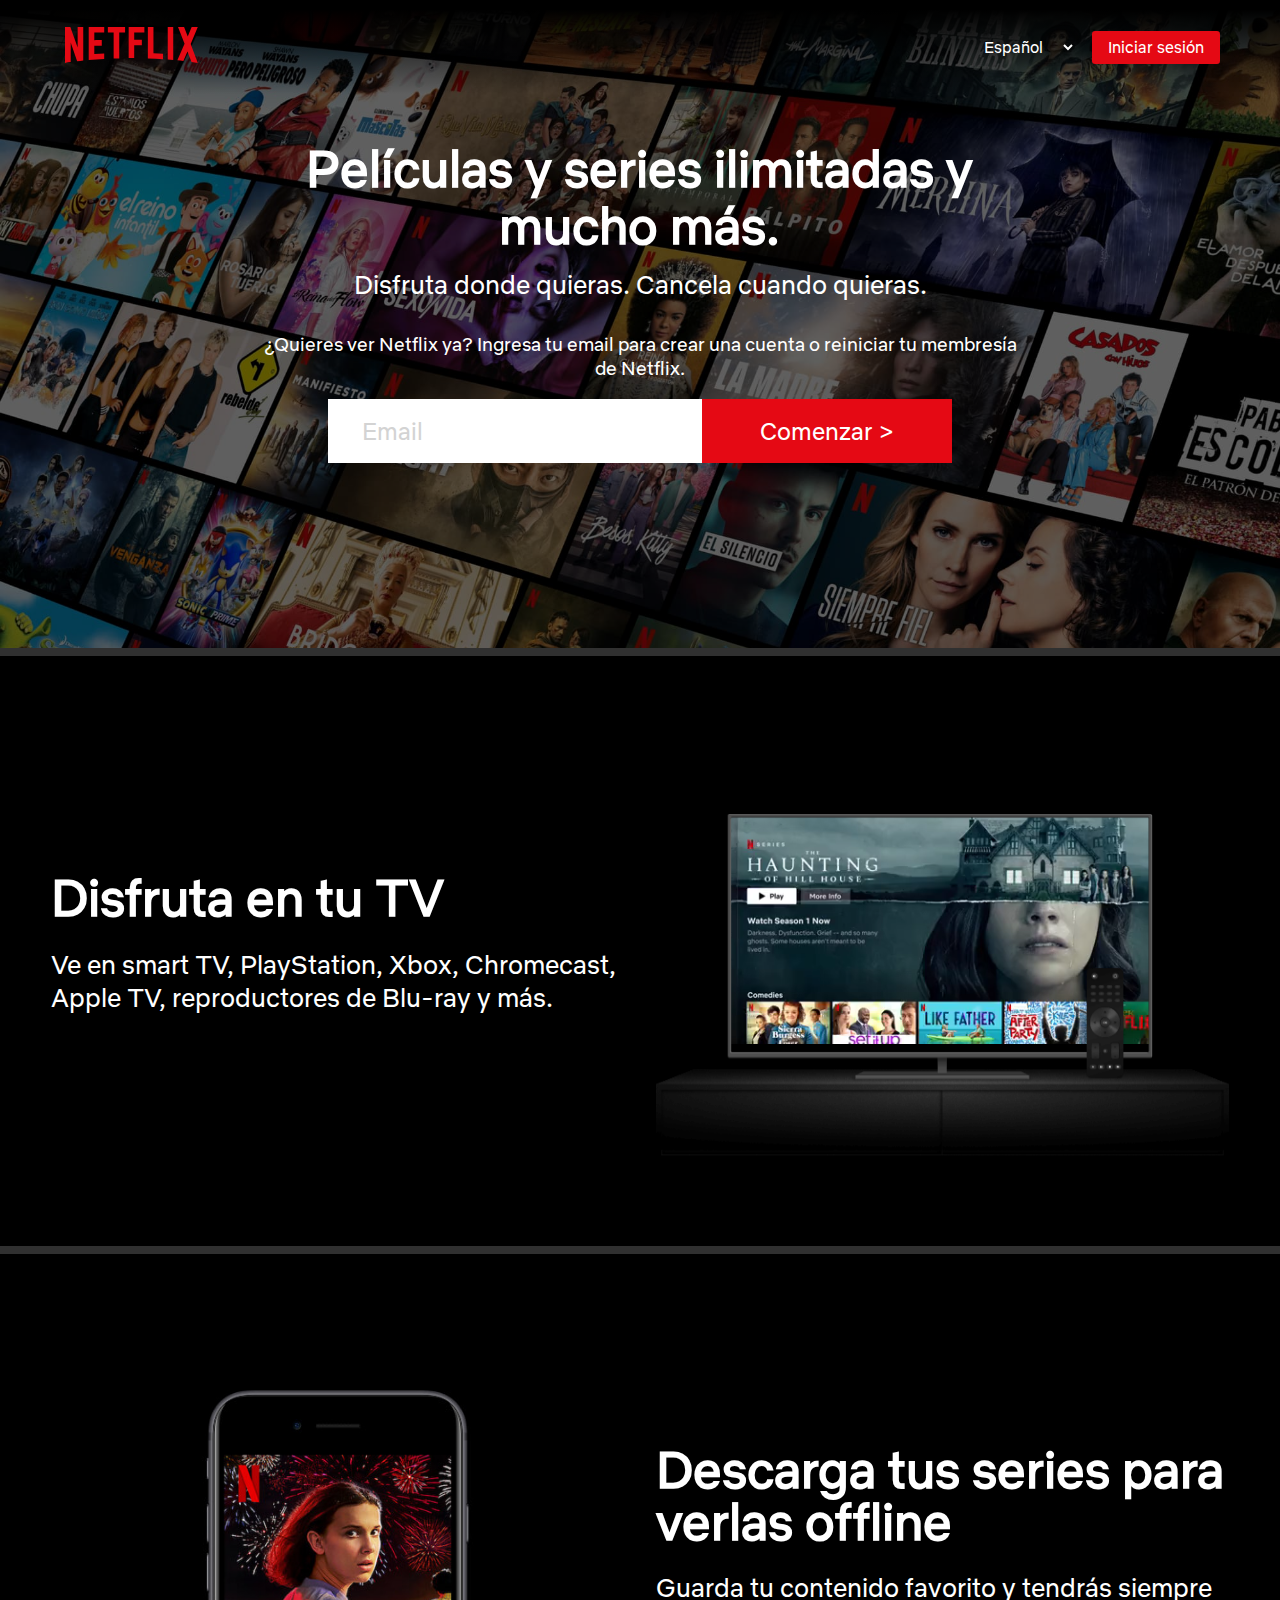
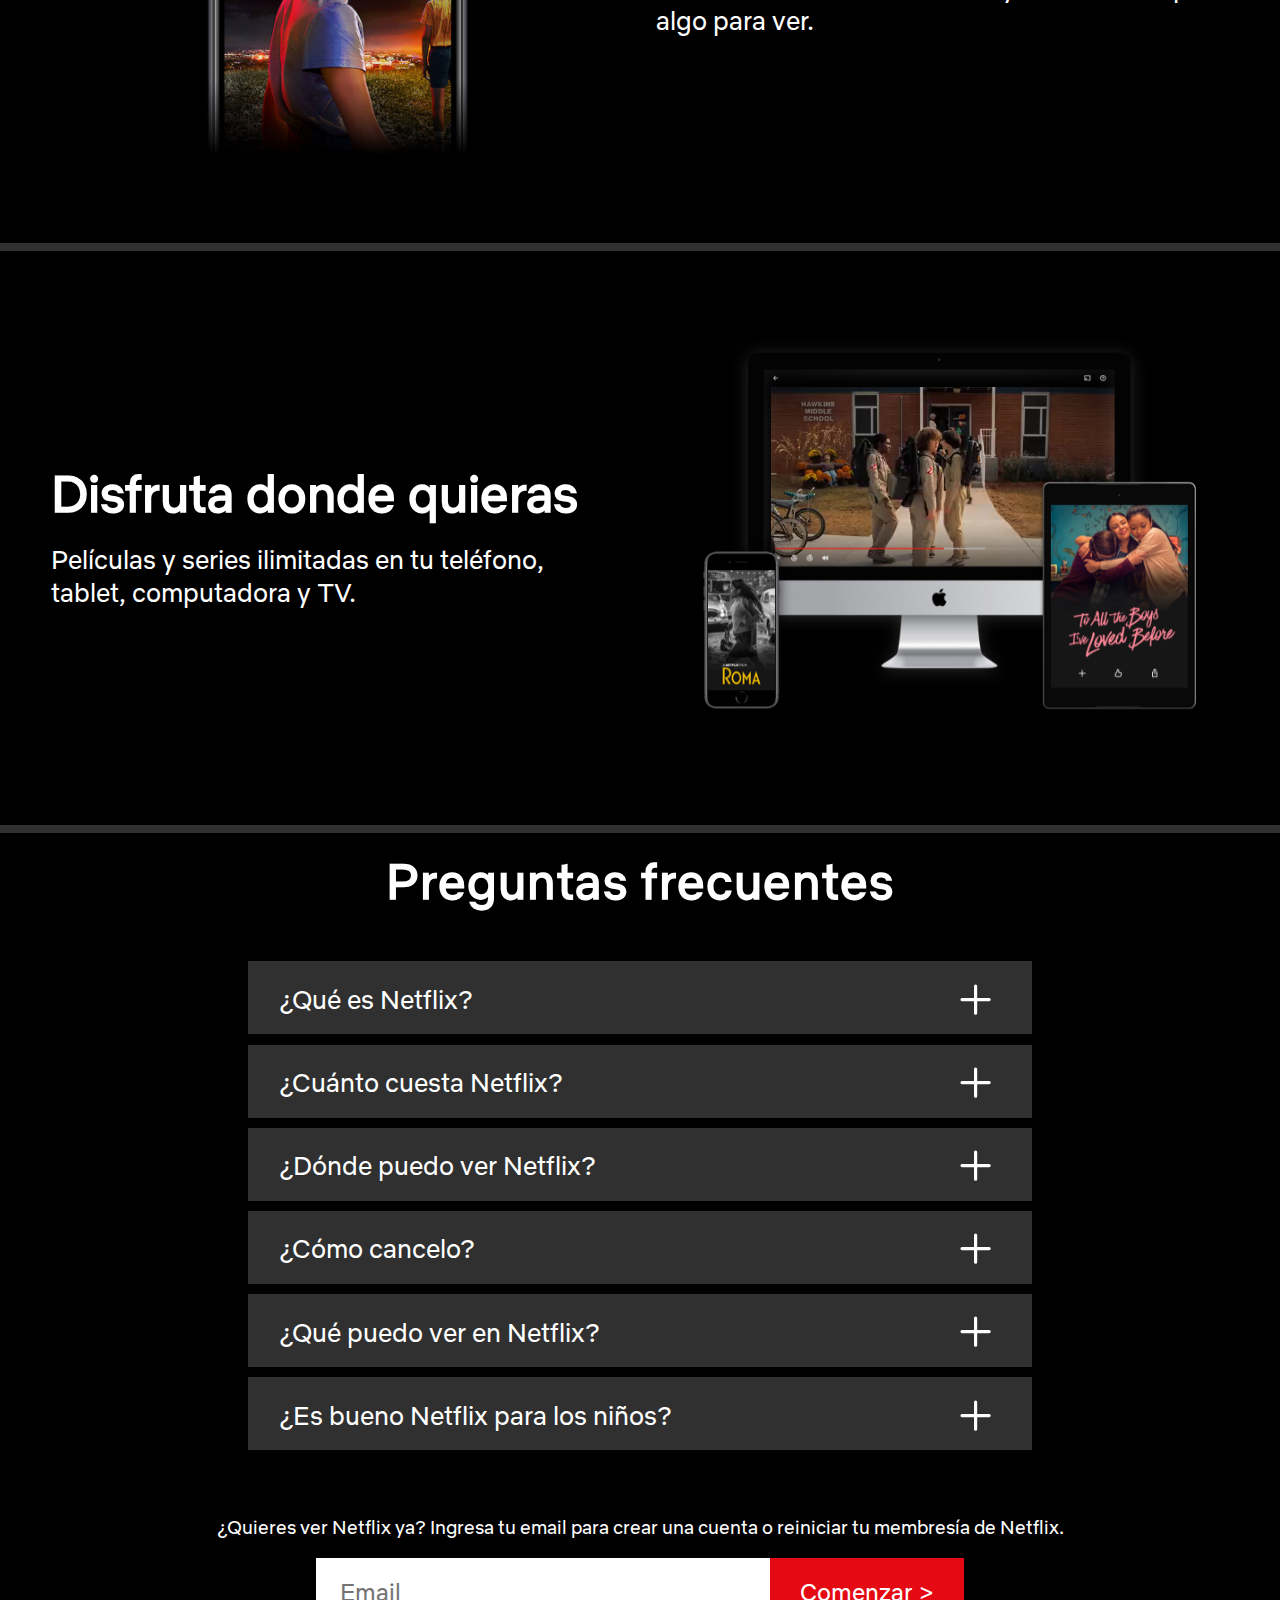
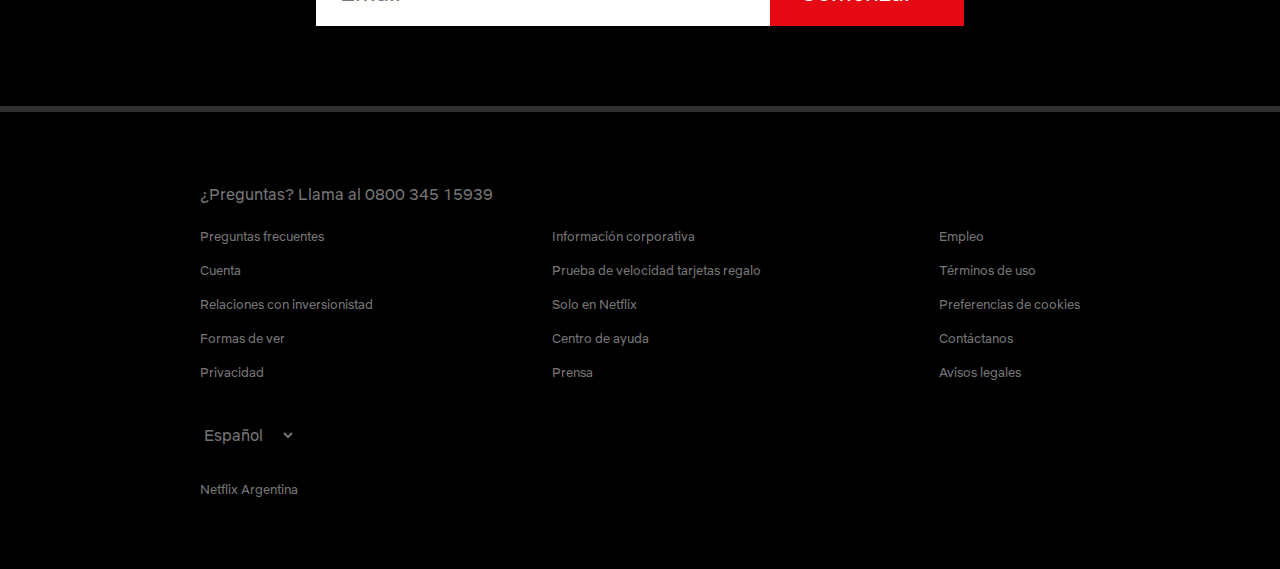
<file: index.html>
<!DOCTYPE html>
<html lang="es">

<head>
    <meta charset="UTF-8">
    <meta name="viewport" content="width=device-width, initial-scale=1.0">
    <title>Netflix</title>
    <link rel="icon" type="image/x-icon" href="assets\nficon2016.ico">
    <link rel="preconnect" href="https://fonts.gstatic.com">
    <link href="https://fonts.googleapis.com/css2?family=Roboto:wght@100;300;400;500;700&display=swap" rel="stylesheet">
    <link rel="stylesheet" href="css/font/style.css">
    <link rel="stylesheet" href="css/app.css">
    <script defer src="js/app.js"></script>
</head>

<body>
    
    <header class="header">
        <h1 class="header__h1">
            <a href="#" title="Netflix" class="header__a">
                <svg class="header__img" viewBox="0 0 111 30" focusable="false"><g id="netflix-logo"><path d="M105.06233,14.2806261 L110.999156,30 C109.249227,29.7497422 107.500234,29.4366857 105.718437,29.1554972 L102.374168,20.4686475 L98.9371075,28.4375293 C97.2499766,28.1563408 95.5928391,28.061674 93.9057081,27.8432843 L99.9372012,14.0931671 L94.4680851,-5.68434189e-14 L99.5313525,-5.68434189e-14 L102.593495,7.87421502 L105.874965,-5.68434189e-14 L110.999156,-5.68434189e-14 L105.06233,14.2806261 Z M90.4686475,-5.68434189e-14 L85.8749649,-5.68434189e-14 L85.8749649,27.2499766 C87.3746368,27.3437061 88.9371075,27.4055675 90.4686475,27.5930265 L90.4686475,-5.68434189e-14 Z M81.9055207,26.93692 C77.7186241,26.6557316 73.5307901,26.4064111 69.250164,26.3117443 L69.250164,-5.68434189e-14 L73.9366389,-5.68434189e-14 L73.9366389,21.8745899 C76.6248008,21.9373887 79.3120255,22.1557784 81.9055207,22.2804387 L81.9055207,26.93692 Z M64.2496954,10.6561065 L64.2496954,15.3435186 L57.8442216,15.3435186 L57.8442216,25.9996251 L53.2186709,25.9996251 L53.2186709,-5.68434189e-14 L66.3436123,-5.68434189e-14 L66.3436123,4.68741213 L57.8442216,4.68741213 L57.8442216,10.6561065 L64.2496954,10.6561065 Z M45.3435186,4.68741213 L45.3435186,26.2498828 C43.7810479,26.2498828 42.1876465,26.2498828 40.6561065,26.3117443 L40.6561065,4.68741213 L35.8121661,4.68741213 L35.8121661,-5.68434189e-14 L50.2183897,-5.68434189e-14 L50.2183897,4.68741213 L45.3435186,4.68741213 Z M30.749836,15.5928391 C28.687787,15.5928391 26.2498828,15.5928391 24.4999531,15.6875059 L24.4999531,22.6562939 C27.2499766,22.4678976 30,22.2495079 32.7809542,22.1557784 L32.7809542,26.6557316 L19.812541,27.6876933 L19.812541,-5.68434189e-14 L32.7809542,-5.68434189e-14 L32.7809542,4.68741213 L24.4999531,4.68741213 L24.4999531,10.9991564 C26.3126816,10.9991564 29.0936358,10.9054269 30.749836,10.9054269 L30.749836,15.5928391 Z M4.78114163,12.9684132 L4.78114163,29.3429562 C3.09401069,29.5313525 1.59340144,29.7497422 0,30 L0,-5.68434189e-14 L4.4690224,-5.68434189e-14 L10.562377,17.0315868 L10.562377,-5.68434189e-14 L15.2497891,-5.68434189e-14 L15.2497891,28.061674 C13.5935889,28.3437998 11.906458,28.4375293 10.1246602,28.6868498 L4.78114163,12.9684132 Z" id="Fill-14"></path></g></svg>
            </a>
        </h1>
        <nav class="header__nav">
            <ul class="header__ul">
                
					<select name="select_idioma">
						<option value="value1">English</option>
						<option value="value2" selected>Español</option>
						<option value="value3">Portugués</option>
					</select>
                
                <li class="header__li">
                    <a href="login.html" title="iniciar sesión" class="header__login">
                        Iniciar sesión
                    </a>
                </li>
            </ul>
        </nav>
    </header>

    <main class="main">

        <article class="landing">
            <h2 class="landing__h2">Películas y series ilimitadas y mucho más.</h2>
            <h3 class="landing__h3">Disfruta donde quieras. Cancela cuando quieras.</h3>
            <p class="landing__p ">¿Quieres ver Netflix ya? Ingresa tu email para crear una cuenta o reiniciar tu membresía de Netflix.</p>
            <form class="landing__form">
                <input class="landing__input" placeholder="Email" type="email" name="email" >
                <input class="landing__submit" type="submit" value="Comenzar >">
            </form>
        </article>
        <article class="specs specs--first">
           <div class="specs__center">
                <div class="specs__col">
                    <h4 class="specs__h4">Disfruta en tu TV</h4>
                    <p class="specs__p">Ve en smart TV, PlayStation, Xbox, Chromecast, Apple TV, reproductores de Blu-ray y más.</p>
                </div>
                <div class="specs__col">
                    <img src="assets/tv.png" alt="" class="specs__overlay">
                    <video muted loop autoplay class="specs__video specs__video--uno" src="assets/videos/video-tv-0819.m4v" muted autoplay ></video>
                </div>
           </div>
        </article>
        <article class="specs inverso">
           <div class="specs__center">
                <div class="specs__col">
                    <h4 class="specs__h4">Descarga tus series para verlas offline</h4>
                    <p class="specs__p">Guarda tu contenido favorito y tendrás siempre algo para ver.</p>
                </div>
                <div class="specs__col">
                    <img src="assets/mobile-0819.jpg" alt="Stranger Things" class="img">
                </div>
           </div>
        </article>
		
		<article class="specs">
           <div class="specs__center">
                <div class="specs__col">
                    <h4 class="specs__h4">Disfruta donde quieras</h4>
                    <p class="specs__p">Películas y series ilimitadas en tu teléfono, tablet, computadora y TV.</p>
                </div>
                <div class="specs__col">
                    <img src="assets/device-pile.png" alt="" class="specs__overlay">
                     <video muted loop autoplay class="specs__video specs__video--dos" src="assets/videos/video-devices.m4v" muted autoplay ></video>
                </div>
           </div>
        </article>
	

        <div class="faq">
           <div class="faq__center">
                <h3 class="faq__h3">Preguntas frecuentes</h3>

                <ul class="faq__ul">
                    <li class="faq__li">
                        <div class="faq__btn">
                            <span class="faq__span">¿Qué es Netflix?</span>
                            <svg class="faq__svg" xmlns="http://www.w3.org/2000/svg" width="16" height="16" fill="currentColor" viewBox="0 0 16 16">
                                <path d="M4.646 4.646a.5.5 0 0 1 .708 0L8 7.293l2.646-2.647a.5.5 0 0 1 .708.708L8.707 8l2.647 2.646a.5.5 0 0 1-.708.708L8 8.707l-2.646 2.647a.5.5 0 0 1-.708-.708L7.293 8 4.646 5.354a.5.5 0 0 1 0-.708z"/>
                                </svg>
                        </div>
                        <div class="faq__info">
                            <p class="faq__p">Netflix es un servicio de streaming que ofrece una gran variedad de películas, series y documentales premiados en casi cualquier pantalla conectada a internet.</p>
                            <p class="faq__p">Todo lo que quieras ver, sin límites ni comerciales, a un costo muy accesible. Siempre hay algo nuevo por descubrir, ¡y todas las semanas se agregan más películas y series!</p>
                        </div>
                    </li>
                    <li class="faq__li">
                        <div class="faq__btn">
                            <span>¿Cuánto cuesta Netflix?</span>
                            <svg class="faq__svg" xmlns="http://www.w3.org/2000/svg" width="16" height="16" fill="currentColor" viewBox="0 0 16 16">
                                <path d="M4.646 4.646a.5.5 0 0 1 .708 0L8 7.293l2.646-2.647a.5.5 0 0 1 .708.708L8.707 8l2.647 2.646a.5.5 0 0 1-.708.708L8 8.707l-2.646 2.647a.5.5 0 0 1-.708-.708L7.293 8 4.646 5.354a.5.5 0 0 1 0-.708z"/>
                                </svg>
                        </div>
                        <div class="faq__info">
                            <p class="faq__p">Disfruta Netflix en tu smartphone, tablet, smart TV, laptop o dispositivo de streaming, todo por una tarifa plana mensual. Planes desde $ 999 hasta $ 2.399 al mes (sin impuestos incluidos). Sin costos adicionales ni contratos.</p>
                        </div>
                    </li>
                    <li class="faq__li">
                        <div class="faq__btn">
                            <span>¿Dónde puedo ver Netflix?</span>
                            <svg class="faq__svg" xmlns="http://www.w3.org/2000/svg" width="16" height="16" fill="currentColor" viewBox="0 0 16 16">
                                <path d="M4.646 4.646a.5.5 0 0 1 .708 0L8 7.293l2.646-2.647a.5.5 0 0 1 .708.708L8.707 8l2.647 2.646a.5.5 0 0 1-.708.708L8 8.707l-2.646 2.647a.5.5 0 0 1-.708-.708L7.293 8 4.646 5.354a.5.5 0 0 1 0-.708z"/>
                                </svg>
                        </div>
                        <div class="faq__info">
                            <p class="faq__p">Disfruta donde quieras, cuando quieras. Inicia sesión en tu cuenta de Netflix para ver contenido al instante a través de netflix.com desde tu computadora personal o en cualquier dispositivo con conexión a internet que cuente con la app de Netflix, como smart TV, smartphones, tablets, reproductores multimedia y consolas de juegos.</p>
                            <p class="faq__p">Además, puedes descargar tus series favoritas con iOS, Android o la app para Windows 10. Con la función de descarga, puedes ver donde vayas y sin conexión a internet. Lleva Netflix contigo adonde sea.</p>
                        </div>
                    </li>
                    <li class="faq__li">
                        <div class="faq__btn">
                            <span>¿Cómo cancelo?</span>
                            <svg class="faq__svg" xmlns="http://www.w3.org/2000/svg" width="16" height="16" fill="currentColor" viewBox="0 0 16 16">
                                <path d="M4.646 4.646a.5.5 0 0 1 .708 0L8 7.293l2.646-2.647a.5.5 0 0 1 .708.708L8.707 8l2.647 2.646a.5.5 0 0 1-.708.708L8 8.707l-2.646 2.647a.5.5 0 0 1-.708-.708L7.293 8 4.646 5.354a.5.5 0 0 1 0-.708z"/>
                                </svg>
                        </div>
                        <div class="faq__info">
                            <p class="faq__p">Netflix es flexible. Sin contratos molestos ni compromisos. Cancela la membresía online con solo dos clics. No hay cargos por cancelación. Empieza y termina cuando quieras.</p>
                        </div>
                    </li>
                    <li class="faq__li">
                        <div class="faq__btn">
                            <span>¿Qué puedo ver en Netflix?</span>
                            <svg class="faq__svg" xmlns="http://www.w3.org/2000/svg" width="16" height="16" fill="currentColor" viewBox="0 0 16 16">
                                <path d="M4.646 4.646a.5.5 0 0 1 .708 0L8 7.293l2.646-2.647a.5.5 0 0 1 .708.708L8.707 8l2.647 2.646a.5.5 0 0 1-.708.708L8 8.707l-2.646 2.647a.5.5 0 0 1-.708-.708L7.293 8 4.646 5.354a.5.5 0 0 1 0-.708z"/>
                                </svg>
                        </div>
                        <div class="faq__info">
                            <p class="faq__p">Netflix tiene un amplio catálogo de películas, series, documentales, animes, originales premiados y más. Todo lo que quieras ver, cuando quieras.</p>
                        </div>
                    </li>
					<li class="faq__li">
                        <div class="faq__btn">
                            <span>¿Es bueno Netflix para los niños?</span>
                            <svg class="faq__svg" xmlns="http://www.w3.org/2000/svg" width="16" height="16" fill="currentColor" viewBox="0 0 16 16">
                                <path d="M4.646 4.646a.5.5 0 0 1 .708 0L8 7.293l2.646-2.647a.5.5 0 0 1 .708.708L8.707 8l2.647 2.646a.5.5 0 0 1-.708.708L8 8.707l-2.646 2.647a.5.5 0 0 1-.708-.708L7.293 8 4.646 5.354a.5.5 0 0 1 0-.708z"/>
                                </svg>
                        </div>
                        <div class="faq__info">
                            <p class="faq__p">La experiencia de Netflix para niños está incluida en la membresía para que los padres tengan el control mientras los peques disfrutan series y películas familiares en su propio espacio.</p>
							<p class="faq__p">Los perfiles para niños incluyen controles parentales protegidos por PIN que te permiten restringir el contenido que pueden ver los niños en función de la clasificación por edad y bloquear determinados títulos que no quieras que los niños vean.</p>
                        </div>
                    </li>
                </ul>
           </div>
        </div>

        <div class="register">
            <p class="register__p">¿Quieres ver Netflix ya? Ingresa tu email para crear una cuenta o reiniciar tu membresía de Netflix.</p>
            <form class="register__form">
                <input class="register__input"  type="email" placeholder="Email">
                <input href="suscripcion2.html" class="register__submit" type="submit" value="Comenzar >">
            </form>
        </div>

    </main>


    <footer class="footer">
        <div class="footer__center">
            <div class="footer__fila">
                <p class="footer__p">¿Preguntas? Llama al 0800 345 15939</p>
            </div>
            <div class="footer__fila">
                <ul class="footer__ul">
                    <li class="footer__li"><a href="#" class="footer__a" title="Preguntas frecuentes">Preguntas frecuentes</a></li>
                    <li class="footer__li"><a href="#" class="footer__a" title="Centro de ayuda">Cuenta</a></li>
                    <li class="footer__li"><a href="#" class="footer__a" title="Cuenta">Relaciones con inversionistad</a></li>
                    <li class="footer__li"><a href="#" class="footer__a" title="Zona de prensa">Formas de ver</a></li>
                    <li class="footer__li"><a href="#" class="footer__a" title="Inversores">Privacidad</a></li>
                </ul>
                <ul class="footer__ul">
                    <li class="footer__li"><a href="#" class="footer__a" title="Empleo">Información corporativa</a></li>
                    <li class="footer__li"><a href="#" class="footer__a" title="Canjear tarjetas regalo">Prueba de velocidad tarjetas regalo</a></li>
                    <li class="footer__li"><a href="#" class="footer__a" title="Comprar tarjetas regalo">Solo en Netflix</a></li>
                    <li class="footer__li"><a href="#" class="footer__a" title="Formas de ver">Centro de ayuda</a></li>
					<li class="footer__li"><a href="#" class="footer__a" title="Términos de uso">Prensa</a></li>
				</ul>
                <ul class="footer__ul">
                    <li class="footer__li"><a href="#" class="footer__a" title="Privacidad">Empleo</a></li>
                    <li class="footer__li"><a href="#" class="footer__a" title="Preferencias de cookies">Términos de uso</a></li>
                    <li class="footer__li"><a href="#" class="footer__a" title="Información corporativa">Preferencias de cookies</a></li>
                    <li class="footer__li"><a href="#" class="footer__a" title="Contáctanos">Contáctanos</a></li>
                    <li class="footer__li"><a href="#" class="footer__a" title="Avisos legales">Avisos legales</a></li>
                </ul>
            </div>

           
                <select name="select_idioma">
						<option value="value1">English</option>
						<option value="value2" selected>Español</option>
						<option value="value3">Portugués</option>
					</select>
           
            <div class="footer__fila brand">Netflix Argentina</div>
        </div>
    </footer>
    

</body>
</html>
</file>
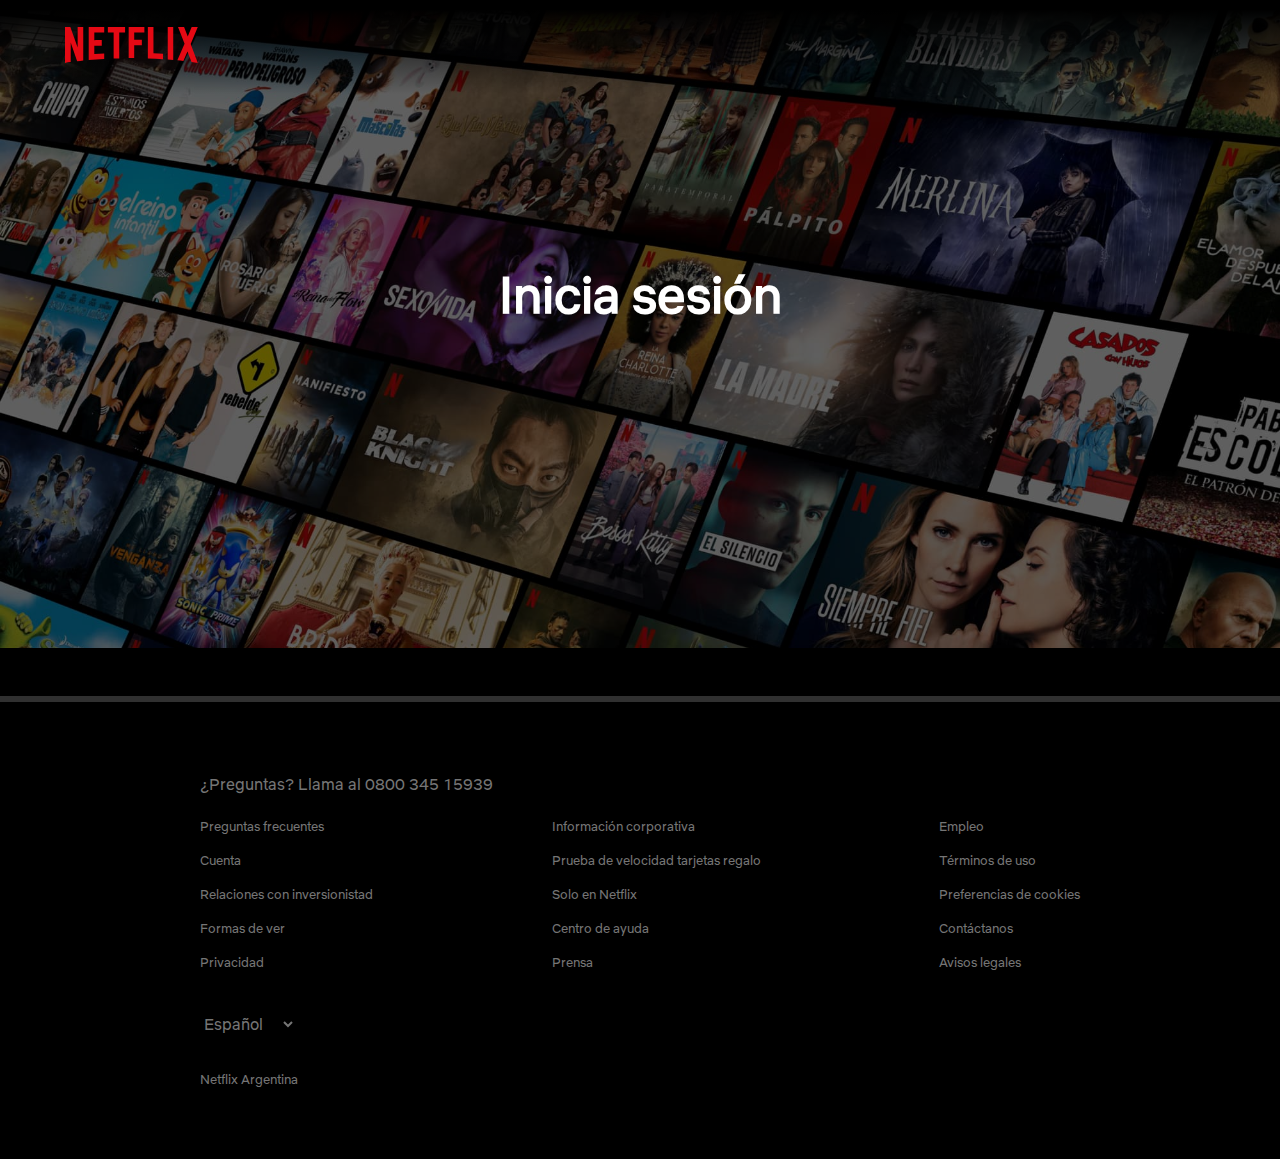
<file: login.html>
<!DOCTYPE html>
<html lang="es">

<head>
    <meta charset="UTF-8">
    <meta name="viewport" content="width=device-width, initial-scale=1.0">
    <title>Netflix</title>
    <link rel="preconnect" href="https://fonts.gstatic.com">
    <link href="https://fonts.googleapis.com/css2?family=Roboto:wght@100;300;400;500;700&display=swap" rel="stylesheet">
    <link rel="stylesheet" href="css/font/style.css">
    <link rel="stylesheet" href="css/app.css">
    <script defer src="js/app.js"></script>
</head>

<body>
    
    <header class="header">
        <h1 class="header__h1">
            <a href="#" title="Netflix" class="header__a">
                <svg class="header__img" viewBox="0 0 111 30" focusable="false"><g id="netflix-logo"><path d="M105.06233,14.2806261 L110.999156,30 C109.249227,29.7497422 107.500234,29.4366857 105.718437,29.1554972 L102.374168,20.4686475 L98.9371075,28.4375293 C97.2499766,28.1563408 95.5928391,28.061674 93.9057081,27.8432843 L99.9372012,14.0931671 L94.4680851,-5.68434189e-14 L99.5313525,-5.68434189e-14 L102.593495,7.87421502 L105.874965,-5.68434189e-14 L110.999156,-5.68434189e-14 L105.06233,14.2806261 Z M90.4686475,-5.68434189e-14 L85.8749649,-5.68434189e-14 L85.8749649,27.2499766 C87.3746368,27.3437061 88.9371075,27.4055675 90.4686475,27.5930265 L90.4686475,-5.68434189e-14 Z M81.9055207,26.93692 C77.7186241,26.6557316 73.5307901,26.4064111 69.250164,26.3117443 L69.250164,-5.68434189e-14 L73.9366389,-5.68434189e-14 L73.9366389,21.8745899 C76.6248008,21.9373887 79.3120255,22.1557784 81.9055207,22.2804387 L81.9055207,26.93692 Z M64.2496954,10.6561065 L64.2496954,15.3435186 L57.8442216,15.3435186 L57.8442216,25.9996251 L53.2186709,25.9996251 L53.2186709,-5.68434189e-14 L66.3436123,-5.68434189e-14 L66.3436123,4.68741213 L57.8442216,4.68741213 L57.8442216,10.6561065 L64.2496954,10.6561065 Z M45.3435186,4.68741213 L45.3435186,26.2498828 C43.7810479,26.2498828 42.1876465,26.2498828 40.6561065,26.3117443 L40.6561065,4.68741213 L35.8121661,4.68741213 L35.8121661,-5.68434189e-14 L50.2183897,-5.68434189e-14 L50.2183897,4.68741213 L45.3435186,4.68741213 Z M30.749836,15.5928391 C28.687787,15.5928391 26.2498828,15.5928391 24.4999531,15.6875059 L24.4999531,22.6562939 C27.2499766,22.4678976 30,22.2495079 32.7809542,22.1557784 L32.7809542,26.6557316 L19.812541,27.6876933 L19.812541,-5.68434189e-14 L32.7809542,-5.68434189e-14 L32.7809542,4.68741213 L24.4999531,4.68741213 L24.4999531,10.9991564 C26.3126816,10.9991564 29.0936358,10.9054269 30.749836,10.9054269 L30.749836,15.5928391 Z M4.78114163,12.9684132 L4.78114163,29.3429562 C3.09401069,29.5313525 1.59340144,29.7497422 0,30 L0,-5.68434189e-14 L4.4690224,-5.68434189e-14 L10.562377,17.0315868 L10.562377,-5.68434189e-14 L15.2497891,-5.68434189e-14 L15.2497891,28.061674 C13.5935889,28.3437998 11.906458,28.4375293 10.1246602,28.6868498 L4.78114163,12.9684132 Z" id="Fill-14"></path></g></svg>
            </a>
        </h1>
    </header>
	
	<main class="main">

        <article class="landing">
            <h2 class="landing__h2">Inicia sesión</h2>
            
        </div>
        </article>
	</main>

    <footer class="footer">
        <div class="footer__center">
            <div class="footer__fila">
                <p class="footer__p">¿Preguntas? Llama al 0800 345 15939</p>
            </div>
            <div class="footer__fila">
                <ul class="footer__ul">
                    <li class="footer__li"><a href="#" class="footer__a" title="Preguntas frecuentes">Preguntas frecuentes</a></li>
                    <li class="footer__li"><a href="#" class="footer__a" title="Centro de ayuda">Cuenta</a></li>
                    <li class="footer__li"><a href="#" class="footer__a" title="Cuenta">Relaciones con inversionistad</a></li>
                    <li class="footer__li"><a href="#" class="footer__a" title="Zona de prensa">Formas de ver</a></li>
                    <li class="footer__li"><a href="#" class="footer__a" title="Inversores">Privacidad</a></li>
                </ul>
                <ul class="footer__ul">
                    <li class="footer__li"><a href="#" class="footer__a" title="Empleo">Información corporativa</a></li>
                    <li class="footer__li"><a href="#" class="footer__a" title="Canjear tarjetas regalo">Prueba de velocidad tarjetas regalo</a></li>
                    <li class="footer__li"><a href="#" class="footer__a" title="Comprar tarjetas regalo">Solo en Netflix</a></li>
                    <li class="footer__li"><a href="#" class="footer__a" title="Formas de ver">Centro de ayuda</a></li>
					<li class="footer__li"><a href="#" class="footer__a" title="Términos de uso">Prensa</a></li>
				</ul>
                <ul class="footer__ul">
                    <li class="footer__li"><a href="#" class="footer__a" title="Privacidad">Empleo</a></li>
                    <li class="footer__li"><a href="#" class="footer__a" title="Preferencias de cookies">Términos de uso</a></li>
                    <li class="footer__li"><a href="#" class="footer__a" title="Información corporativa">Preferencias de cookies</a></li>
                    <li class="footer__li"><a href="#" class="footer__a" title="Contáctanos">Contáctanos</a></li>
                    <li class="footer__li"><a href="#" class="footer__a" title="Avisos legales">Avisos legales</a></li>
                </ul>
            </div>

           
                <select name="select_idioma">
						<option value="value1">English</option>
						<option value="value2" selected>Español</option>
						<option value="value3">Portugués</option>
					</select>
           
            <div class="footer__fila brand">Netflix Argentina</div>
        </div>
    </footer>
    

</body>
</html>
</file>
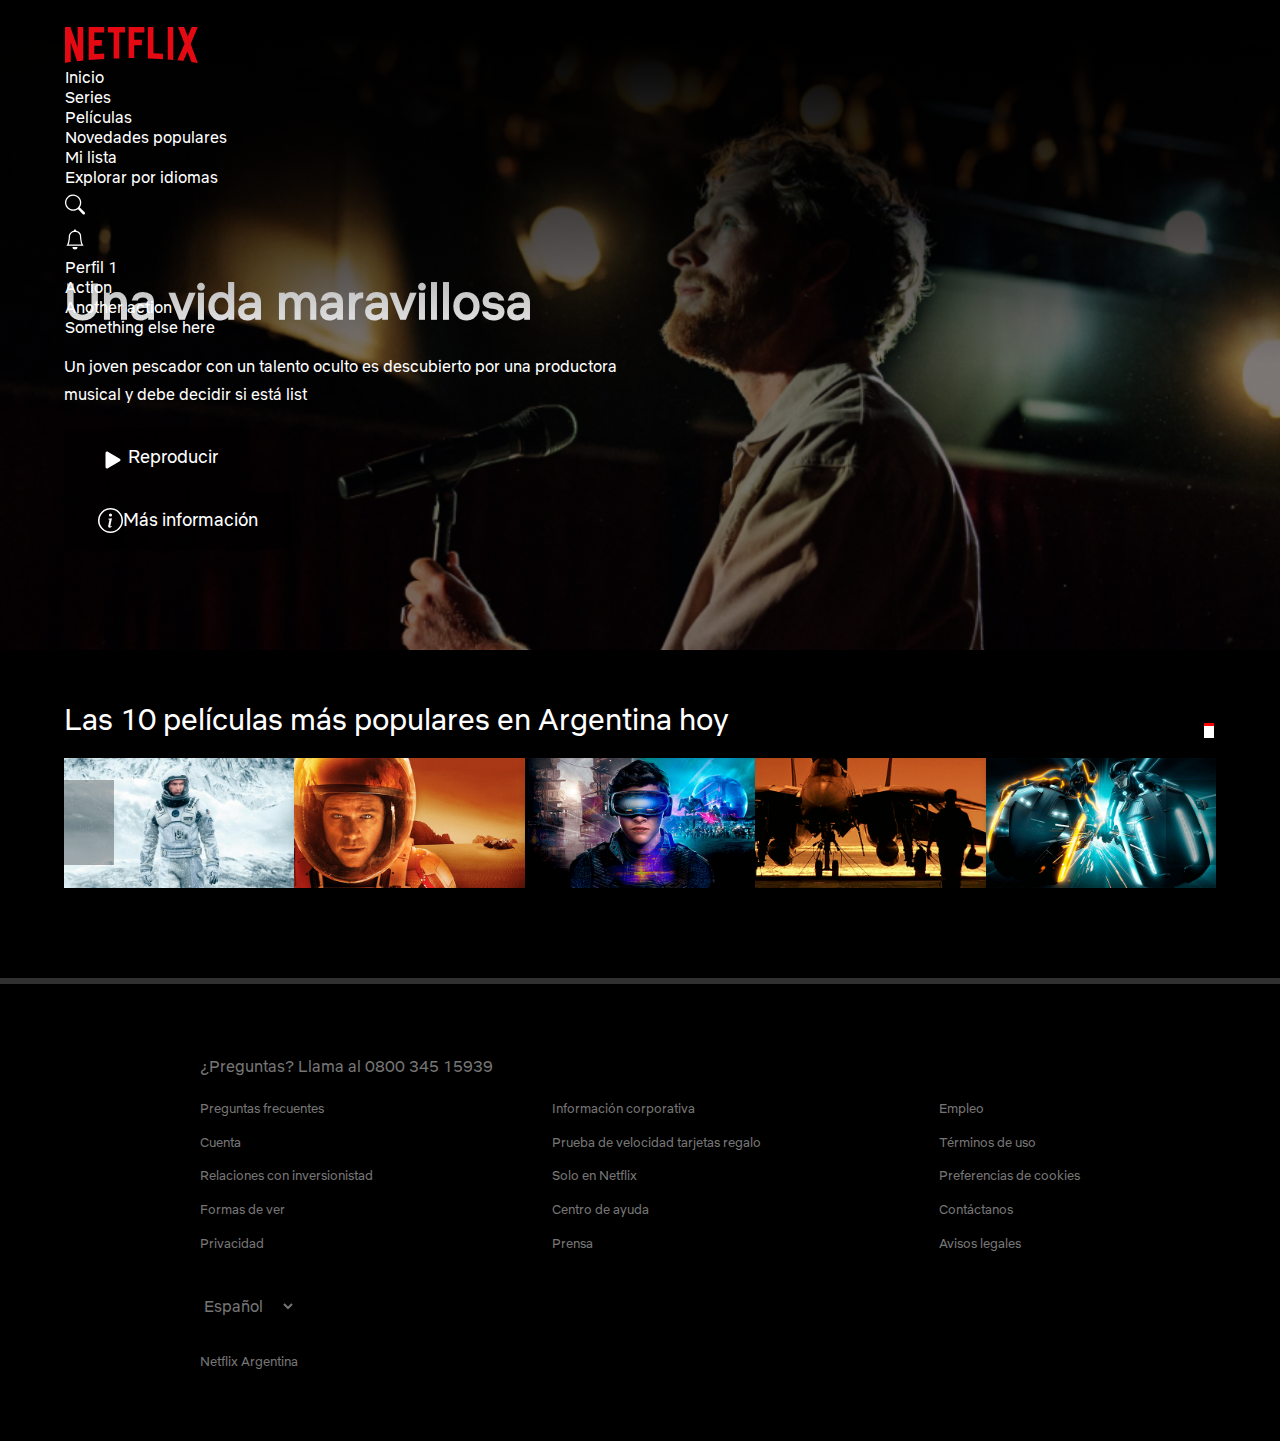
<file: menup.html>
<!DOCTYPE html>
<html lang="es">

<head>
    <meta charset="UTF-8">
    <meta name="viewport" content="width=device-width, initial-scale=1.0">
    <title>Netflix</title>
    <link rel="icon" type="image/x-icon" href="assets\nficon2016.ico">
    <link href="https://fonts.googleapis.com/css2?family=Bebas+Neue&family=Open+Sans:wght@400;600&display=swap" rel="stylesheet"> 
	<link rel="preconnect" href="https://fonts.gstatic.com">
	<link href="https://cdn.jsdelivr.net/npm/bootstrap@5.2.0-beta1/dist/css/bootstrap.min.css" rel="stylesheet" integrity="sha384-0evHe/X+R7YkIZDRvuzKMRqM+OrBnVFBL6DOitfPri4tjfHxaWutUpFmBp4vmVor" crossorigin="anonymous">
    <link href="https://fonts.googleapis.com/css2?family=Roboto:wght@100;300;400;500;700&display=swap" rel="stylesheet">
    <link rel="stylesheet" href="css/font/style.css">
    <link rel="stylesheet" href="css/menup.css">
    <script defer src="js/app.js"></script>
</head>
<body>
	<header class="header">
		<h1 class="header__h1">
		<nav class="navbar navbar-expand-lg bg-body-tertiary">
			  <div class="container-fluid">
				<li class="nav-item">
					<a href="#" title="Netflix" class="header__a">
					<svg class="header__img" viewBox="0 0 111 30" focusable="false"><g id="netflix-logo"><path d="M105.06233,14.2806261 L110.999156,30 C109.249227,29.7497422 107.500234,29.4366857 105.718437,29.1554972 L102.374168,20.4686475 L98.9371075,28.4375293 C97.2499766,28.1563408 95.5928391,28.061674 93.9057081,27.8432843 L99.9372012,14.0931671 L94.4680851,-5.68434189e-14 L99.5313525,-5.68434189e-14 L102.593495,7.87421502 L105.874965,-5.68434189e-14 L110.999156,-5.68434189e-14 L105.06233,14.2806261 Z M90.4686475,-5.68434189e-14 L85.8749649,-5.68434189e-14 L85.8749649,27.2499766 C87.3746368,27.3437061 88.9371075,27.4055675 90.4686475,27.5930265 L90.4686475,-5.68434189e-14 Z M81.9055207,26.93692 C77.7186241,26.6557316 73.5307901,26.4064111 69.250164,26.3117443 L69.250164,-5.68434189e-14 L73.9366389,-5.68434189e-14 L73.9366389,21.8745899 C76.6248008,21.9373887 79.3120255,22.1557784 81.9055207,22.2804387 L81.9055207,26.93692 Z M64.2496954,10.6561065 L64.2496954,15.3435186 L57.8442216,15.3435186 L57.8442216,25.9996251 L53.2186709,25.9996251 L53.2186709,-5.68434189e-14 L66.3436123,-5.68434189e-14 L66.3436123,4.68741213 L57.8442216,4.68741213 L57.8442216,10.6561065 L64.2496954,10.6561065 Z M45.3435186,4.68741213 L45.3435186,26.2498828 C43.7810479,26.2498828 42.1876465,26.2498828 40.6561065,26.3117443 L40.6561065,4.68741213 L35.8121661,4.68741213 L35.8121661,-5.68434189e-14 L50.2183897,-5.68434189e-14 L50.2183897,4.68741213 L45.3435186,4.68741213 Z M30.749836,15.5928391 C28.687787,15.5928391 26.2498828,15.5928391 24.4999531,15.6875059 L24.4999531,22.6562939 C27.2499766,22.4678976 30,22.2495079 32.7809542,22.1557784 L32.7809542,26.6557316 L19.812541,27.6876933 L19.812541,-5.68434189e-14 L32.7809542,-5.68434189e-14 L32.7809542,4.68741213 L24.4999531,4.68741213 L24.4999531,10.9991564 C26.3126816,10.9991564 29.0936358,10.9054269 30.749836,10.9054269 L30.749836,15.5928391 Z M4.78114163,12.9684132 L4.78114163,29.3429562 C3.09401069,29.5313525 1.59340144,29.7497422 0,30 L0,-5.68434189e-14 L4.4690224,-5.68434189e-14 L10.562377,17.0315868 L10.562377,-5.68434189e-14 L15.2497891,-5.68434189e-14 L15.2497891,28.061674 C13.5935889,28.3437998 11.906458,28.4375293 10.1246602,28.6868498 L4.78114163,12.9684132 Z" id="Fill-14"></path></g></svg>
					</a>
				</li>
				<button class="navbar-toggler" type="button" data-bs-toggle="collapse" data-bs-target="#navbarSupportedContent" aria-controls="navbarSupportedContent" aria-expanded="false" aria-label="Toggle navigation">
				  <span class="navbar-toggler-icon"></span>
				</button>
				<div class="collapse navbar-collapse" id="navbarSupportedContent">
				  <ul class="navbar-nav me-auto mb-2 mb-lg-0">
					<li class="nav-item">
					<a class="nav-link" href="#">Inicio</a>
				</li>
				<li class="nav-item">
					<a class="nav-link" href="#">Series</a>
				</li>
				<li class="nav-item">
					<a class="nav-link"href="#">Películas</a>
				</li>
				<li class="nav-item">
					<a class="nav-link"href="#">Novedades populares</a>
				</li>
				<li class="nav-item">
					<a class="nav-link"href="#">Mi lista</a>
				</li>
				<li class="nav-item">
					<a class="nav-link"href="#">Explorar por idiomas</a>
				</li>
				  </ul>
					<li class ="nav-item">
						<button 
							<img><svg xmlns="http://www.w3.org/2000/svg" width="20" height="35" fill="currentColor" class="bi bi-search" viewBox="0 0 16 16">
							<path d="M11.742 10.344a6.5 6.5 0 1 0-1.397 1.398h-.001c.03.04.062.078.098.115l3.85 3.85a1 1 0 0 0 1.415-1.414l-3.85-3.85a1.007 1.007 0 0 0-.115-.1zM12 6.5a5.5 5.5 0 1 1-11 0 5.5 5.5 0 0 1 11 0z"/>
							</svg></img>
						</button>
					</li>
					<li class ="nav-item">
						<button 
							<img><svg xmlns="http://www.w3.org/2000/svg" width="20" height="35" fill="currentColor" class="bi bi-search" viewBox="0 0 16 16">
							<path d="M8 16a2 2 0 0 0 2-2H6a2 2 0 0 0 2 2zM8 1.918l-.797.161A4.002 4.002 0 0 0 4 6c0 .628-.134 2.197-.459 3.742-.16.767-.376 1.566-.663 2.258h10.244c-.287-.692-.502-1.49-.663-2.258C12.134 8.197 12 6.628 12 6a4.002 4.002 0 0 0-3.203-3.92L8 1.917zM14.22 12c.223.447.481.801.78 1H1c.299-.199.557-.553.78-1C2.68 10.2 3 6.88 3 6c0-2.42 1.72-4.44 4.005-4.901a1 1 0 1 1 1.99 0A5.002 5.002 0 0 1 13 6c0 .88.32 4.2 1.22 6z"/>
							</svg></img>
						</button>
					</li>
					<li class="nav-item dropdown">
						<a class="nav-link dropdown-toggle" href="#" role="button" data-bs-toggle="dropdown" aria-expanded="false">
						Perfil 1
						</a>
						<ul class="dropdown-menu">
							<li><a class="dropdown-item" href="#">Action</a></li>
							<li><a class="dropdown-item" href="#">Another action</a></li>
							<li><a class="dropdown-item" href="#">Something else here</a></li>
						</ul>
					</li>
				</div>
			  </div>
		</nav>
		</h1>	
    </header>
	<main>
	
	<div class="pelicula-principal">
			<div class="contenedor">
				<h3 class="titulo">Una vida maravillosa</h3>
				<p class="descripcion">
					Un joven pescador con un talento oculto es descubierto por una productora musical y debe decidir si está list
				</p>
				<button class="boton"><svg xmlns="http://www.w3.org/2000/svg" width="30" height="30" fill="currentColor" class="bi bi-play-fill" viewBox="0 0 16 16">
				<path d="m11.596 8.697-6.363 3.692c-.54.313-1.233-.066-1.233-.697V4.308c0-.63.692-1.01 1.233-.696l6.363 3.692a.802.802 0 0 1 0 1.393z"/>
				</svg>Reproducir</button>
				<button class="boton"><svg xmlns="http://www.w3.org/2000/svg" width="25" height="25" fill="currentColor" class="bi bi-info-circle" viewBox="0 0 16 16">
				<path d="M8 15A7 7 0 1 1 8 1a7 7 0 0 1 0 14zm0 1A8 8 0 1 0 8 0a8 8 0 0 0 0 16z"/>
				<path d="m8.93 6.588-2.29.287-.082.38.45.083c.294.07.352.176.288.469l-.738 3.468c-.194.897.105 1.319.808 1.319.545 0 1.178-.252 1.465-.598l.088-.416c-.2.176-.492.246-.686.246-.275 0-.375-.193-.304-.533L8.93 6.588zM9 4.5a1 1 0 1 1-2 0 1 1 0 0 1 2 0z"/>
				</svg></i>Más información</button>
			</div>
	</div>

		<div class="peliculas-recomendadas contenedor">
			<div class="contenedor-titulo-controles">
				<h3>Las 10 películas más populares en Argentina hoy</h3>
				<div class="indicadores"></div>
			</div>

			<div class="contenedor-principal">
				<button role="button" id="flecha-izquierda" class="flecha-izquierda"><i class="fas fa-angle-left"></i></button>

				<div class="contenedor-carousel">
					<div class="carousel">
						<div class="pelicula">
							<a href="#"><img src="img/1.png" alt=""></a>
						</div>
						<div class="pelicula">
							<a href="#"><img src="img/2.png" alt=""></a>
						</div>
						<div class="pelicula">
							<a href="#"><img src="img/3.png" alt=""></a>
						</div>
						<div class="pelicula">
							<a href="#"><img src="img/4.png" alt=""></a>
						</div>
						<div class="pelicula">
							<a href="#"><img src="img/5.png" alt=""></a>
						</div>
						<div class="pelicula">
							<a href="#"><img src="img/6.png" alt=""></a>
						</div>
						<div class="pelicula">
							<a href="#"><img src="img/7.png" alt=""></a>
						</div>
						<div class="pelicula">
							<a href="#"><img src="img/1.png" alt=""></a>
						</div>
						<div class="pelicula">
							<a href="#"><img src="img/2.png" alt=""></a>
						</div>
						<div class="pelicula">
							<a href="#"><img src="img/3.png" alt=""></a>
						</div>
						<div class="pelicula">
							<a href="#"><img src="img/1.png" alt=""></a>
						</div>
						<div class="pelicula">
							<a href="#"><img src="img/2.png" alt=""></a>
						</div>
						<div class="pelicula">
							<a href="#"><img src="img/3.png" alt=""></a>
						</div>
						<div class="pelicula">
							<a href="#"><img src="img/4.png" alt=""></a>
						</div>
						<div class="pelicula">
							<a href="#"><img src="img/5.png" alt=""></a>
						</div>
						<div class="pelicula">
							<a href="#"><img src="img/6.png" alt=""></a>
						</div>
						<div class="pelicula">
							<a href="#"><img src="img/7.png" alt=""></a>
						</div>
						<div class="pelicula">
							<a href="#"><img src="img/1.png" alt=""></a>
						</div>
						<div class="pelicula">
							<a href="#"><img src="img/2.png" alt=""></a>
						</div>
						<div class="pelicula">
							<a href="#"><img src="img/3.png" alt=""></a>
						</div>
						<div class="pelicula">
							<a href="#"><img src="img/4.png" alt=""></a>
						</div>
					</div>
				</div>

				<button role="button" id="flecha-derecha" class="flecha-derecha"><i class="fas fa-angle-right"></i></button>
			</div>
		</div>
		
	</main>
	<footer class="footer">
        <div class="footer__center">
            <div class="footer__fila">
                <p class="footer__p">¿Preguntas? Llama al 0800 345 15939</p>
            </div>
            <div class="footer__fila">
                <ul class="footer__ul">
                    <li class="footer__li"><a href="#" class="footer__a" title="Preguntas frecuentes">Preguntas frecuentes</a></li>
                    <li class="footer__li"><a href="#" class="footer__a" title="Centro de ayuda">Cuenta</a></li>
                    <li class="footer__li"><a href="#" class="footer__a" title="Cuenta">Relaciones con inversionistad</a></li>
                    <li class="footer__li"><a href="#" class="footer__a" title="Zona de prensa">Formas de ver</a></li>
                    <li class="footer__li"><a href="#" class="footer__a" title="Inversores">Privacidad</a></li>
                </ul>
                <ul class="footer__ul">
                    <li class="footer__li"><a href="#" class="footer__a" title="Empleo">Información corporativa</a></li>
                    <li class="footer__li"><a href="#" class="footer__a" title="Canjear tarjetas regalo">Prueba de velocidad tarjetas regalo</a></li>
                    <li class="footer__li"><a href="#" class="footer__a" title="Comprar tarjetas regalo">Solo en Netflix</a></li>
                    <li class="footer__li"><a href="#" class="footer__a" title="Formas de ver">Centro de ayuda</a></li>
					<li class="footer__li"><a href="#" class="footer__a" title="Términos de uso">Prensa</a></li>
				</ul>
                <ul class="footer__ul">
                    <li class="footer__li"><a href="#" class="footer__a" title="Privacidad">Empleo</a></li>
                    <li class="footer__li"><a href="#" class="footer__a" title="Preferencias de cookies">Términos de uso</a></li>
                    <li class="footer__li"><a href="#" class="footer__a" title="Información corporativa">Preferencias de cookies</a></li>
                    <li class="footer__li"><a href="#" class="footer__a" title="Contáctanos">Contáctanos</a></li>
                    <li class="footer__li"><a href="#" class="footer__a" title="Avisos legales">Avisos legales</a></li>
                </ul>
            </div>

           
                <select name="select_idioma">
						<option value="value1">English</option>
						<option value="value2" selected>Español</option>
						<option value="value3">Portugués</option>
					</select>
           
            <div class="footer__fila brand">Netflix Argentina</div>
        </div>
    </footer>
</body>

</html>
</file>
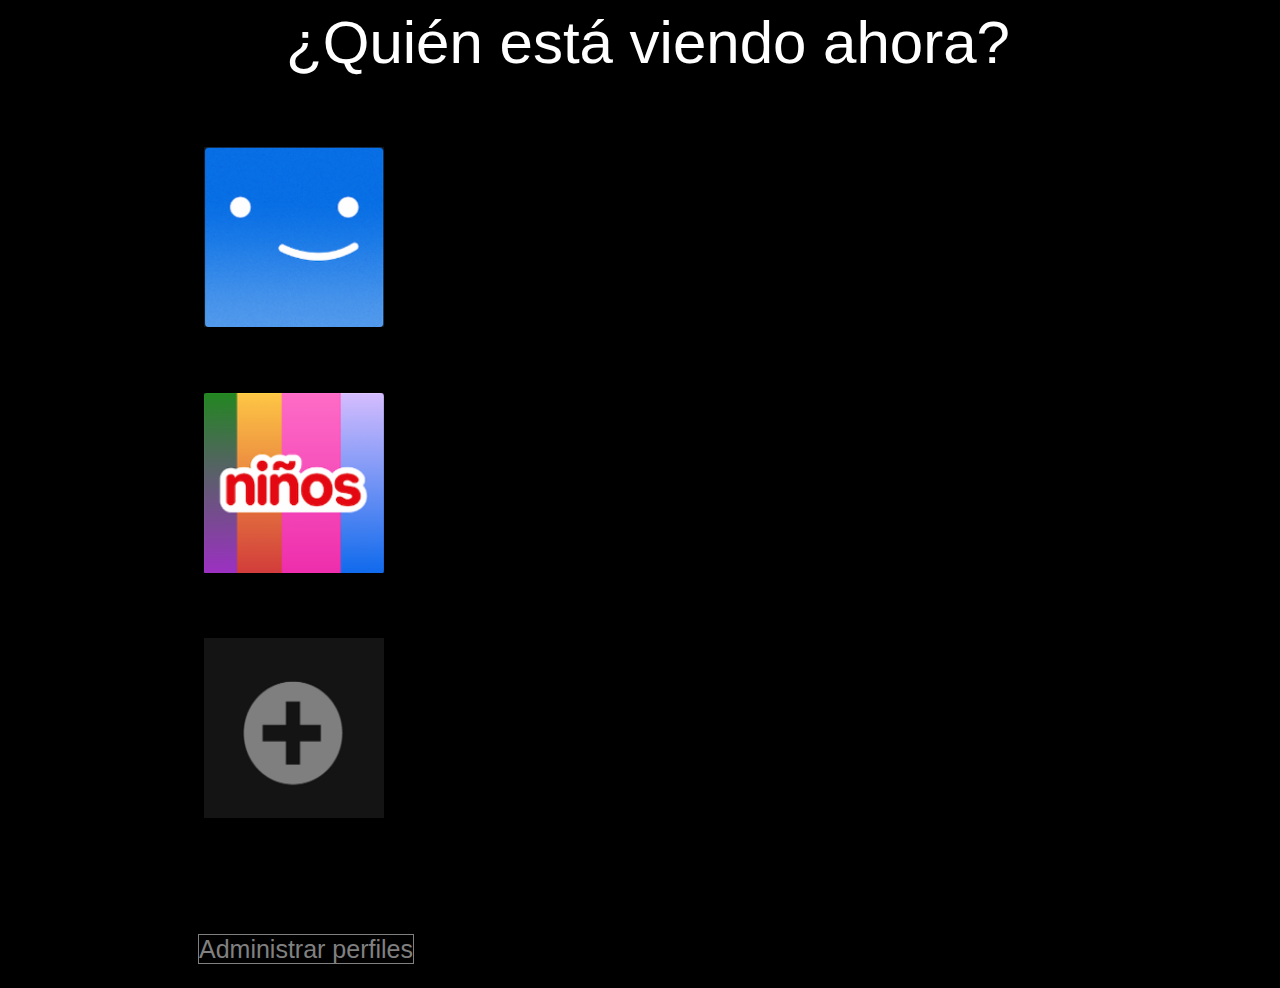
<file: sesiones.html>
<!DOCTYPE html>
<html lang="es">

<head>
    <meta charset="UTF-8">
    <meta name="viewport" content="width=device-width, initial-scale=1.0">
    <title>Netflix</title>
    <link rel="icon" type="image/x-icon" href="assets\nficon2016.ico">
    <link rel="preconnect" href="https://fonts.gstatic.com">
	<link href="https://cdn.jsdelivr.net/npm/bootstrap@5.2.0-beta1/dist/css/bootstrap.min.css" rel="stylesheet" integrity="sha384-0evHe/X+R7YkIZDRvuzKMRqM+OrBnVFBL6DOitfPri4tjfHxaWutUpFmBp4vmVor" crossorigin="anonymous">
    <link href="https://fonts.googleapis.com/css2?family=Roboto:wght@100;300;400;500;700&display=swap" rel="stylesheet">
    <link rel="stylesheet" href="css/font/style.css">
    <link rel="stylesheet" href="css/sesiones.css">
    <script defer src="js/app.js"></script>
</head>
<body>
	<div id="contenedor">
	 <div id="central">
		<div class="titulo">
                ¿Quién está viendo ahora?<br></br>
        </div>
		
		<div class="container titulos text-center">
            <div class="row">
                <div class="col-sm-4">
				<button class="boton2"> <img src="assets\perfil2.png" width="180" height="180" /></button>
                    <h4><h4>
					<h4>Perfil 1</h4>
                </div>
                <div class="col-sm-4">
                    <button class="boton2"> <img src="assets\perfil1.png" width="180" height="180" /></button>
					<h4><h4>
					<h4>Niños</h4>
                </div>
				<div class="col-sm-4">
                    <button class="boton2"> <img src="assets\masperfil.png" width="180" height="180" /></button>
					<h4><h4>
					<h4>Agregar perfil</h4>
                </div>
            </div>
			<br></br>
			<p><a class="btn boton"  role="button">Administrar perfiles</a></p>
        </div>
		</div>
	</div>

</body>
</file>
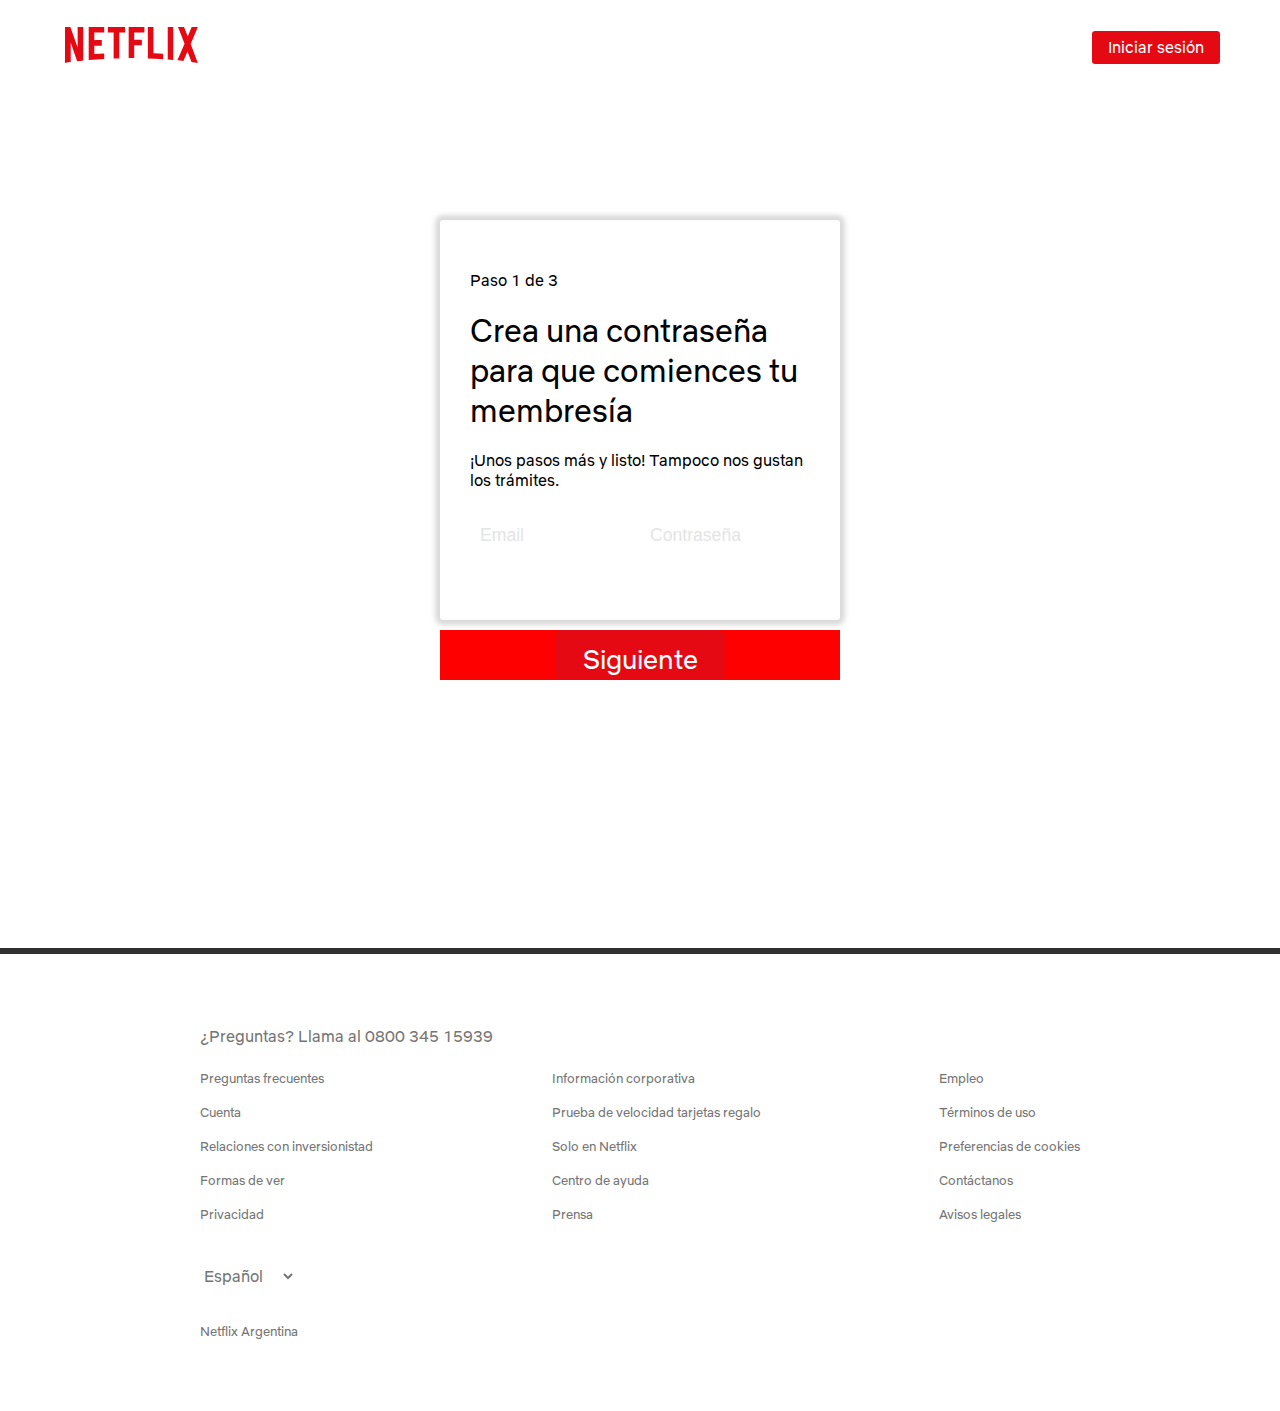
<file: suscripcion.html>
<!DOCTYPE html>
<html lang="es">

<head>
    <meta charset="UTF-8">
    <meta name="viewport" content="width=device-width, initial-scale=1.0">
    <title>Netflix</title>
    <link rel="icon" type="image/x-icon" href="assets\nficon2016.ico">
    <link rel="preconnect" href="https://fonts.gstatic.com">
    <link href="https://fonts.googleapis.com/css2?family=Roboto:wght@100;300;400;500;700&display=swap" rel="stylesheet">
    <link rel="stylesheet" href="css/font/style.css">
    <link rel="stylesheet" href="css/suscripcion.css">
    <script defer src="js/app.js"></script>
</head>

<body>
    
    <header class="header">
        <h1 class="header__h1">
            <a href="#" title="Netflix" class="header__a">
                <svg class="header__img" viewBox="0 0 111 30" focusable="false"><g id="netflix-logo"><path d="M105.06233,14.2806261 L110.999156,30 C109.249227,29.7497422 107.500234,29.4366857 105.718437,29.1554972 L102.374168,20.4686475 L98.9371075,28.4375293 C97.2499766,28.1563408 95.5928391,28.061674 93.9057081,27.8432843 L99.9372012,14.0931671 L94.4680851,-5.68434189e-14 L99.5313525,-5.68434189e-14 L102.593495,7.87421502 L105.874965,-5.68434189e-14 L110.999156,-5.68434189e-14 L105.06233,14.2806261 Z M90.4686475,-5.68434189e-14 L85.8749649,-5.68434189e-14 L85.8749649,27.2499766 C87.3746368,27.3437061 88.9371075,27.4055675 90.4686475,27.5930265 L90.4686475,-5.68434189e-14 Z M81.9055207,26.93692 C77.7186241,26.6557316 73.5307901,26.4064111 69.250164,26.3117443 L69.250164,-5.68434189e-14 L73.9366389,-5.68434189e-14 L73.9366389,21.8745899 C76.6248008,21.9373887 79.3120255,22.1557784 81.9055207,22.2804387 L81.9055207,26.93692 Z M64.2496954,10.6561065 L64.2496954,15.3435186 L57.8442216,15.3435186 L57.8442216,25.9996251 L53.2186709,25.9996251 L53.2186709,-5.68434189e-14 L66.3436123,-5.68434189e-14 L66.3436123,4.68741213 L57.8442216,4.68741213 L57.8442216,10.6561065 L64.2496954,10.6561065 Z M45.3435186,4.68741213 L45.3435186,26.2498828 C43.7810479,26.2498828 42.1876465,26.2498828 40.6561065,26.3117443 L40.6561065,4.68741213 L35.8121661,4.68741213 L35.8121661,-5.68434189e-14 L50.2183897,-5.68434189e-14 L50.2183897,4.68741213 L45.3435186,4.68741213 Z M30.749836,15.5928391 C28.687787,15.5928391 26.2498828,15.5928391 24.4999531,15.6875059 L24.4999531,22.6562939 C27.2499766,22.4678976 30,22.2495079 32.7809542,22.1557784 L32.7809542,26.6557316 L19.812541,27.6876933 L19.812541,-5.68434189e-14 L32.7809542,-5.68434189e-14 L32.7809542,4.68741213 L24.4999531,4.68741213 L24.4999531,10.9991564 C26.3126816,10.9991564 29.0936358,10.9054269 30.749836,10.9054269 L30.749836,15.5928391 Z M4.78114163,12.9684132 L4.78114163,29.3429562 C3.09401069,29.5313525 1.59340144,29.7497422 0,30 L0,-5.68434189e-14 L4.4690224,-5.68434189e-14 L10.562377,17.0315868 L10.562377,-5.68434189e-14 L15.2497891,-5.68434189e-14 L15.2497891,28.061674 C13.5935889,28.3437998 11.906458,28.4375293 10.1246602,28.6868498 L4.78114163,12.9684132 Z" id="Fill-14"></path></g></svg>
            </a>
        </h1>
        <nav class="header__nav">
            <ul class="header__ul">
                
					<select name="select_idioma">
						<option value="value1">English</option>
						<option value="value2" selected>Español</option>
						<option value="value3">Portugués</option>
					</select>
                
                <li class="header__li">
                    <a href="login.html" title="iniciar sesión" class="header__login">
                        Iniciar sesión
                    </a>
                </li>
            </ul>
        </nav>
    </header>

    <body>

	<div id="contenedor">
            <div id="central">
                <div id="login">
					<div class="subtitulo">
                        Paso 1 de 3
                    </div>
                    <div class="titulo">
                        Crea una contraseña para que comiences tu membresía
                    </div>
					<div class="subtitulo">
                        ¡Unos pasos más y listo!
						Tampoco nos gustan los trámites.
                    </div>
                    <form id="loginform">
						
                        <input type="text" name="mailusuario" placeholder="Email" required>
                        
                        <input type="password" placeholder="Contraseña" name="claveusiario" required>
                        
                        
                    </form>
                   
                </div>
				
				<div class="inferior">
                    <a href="suscripcion2.html" title="Ingresar" class="header__login">
                        Siguiente
                    </a>
                </div>
				
				
            </div>
    </div>
        


    <footer class="footer">
        <div class="footer__center">
            <div class="footer__fila">
                <p class="footer__p">¿Preguntas? Llama al 0800 345 15939</p>
            </div>
            <div class="footer__fila">
                <ul class="footer__ul">
                    <li class="footer__li"><a href="#" class="footer__a" title="Preguntas frecuentes">Preguntas frecuentes</a></li>
                    <li class="footer__li"><a href="#" class="footer__a" title="Centro de ayuda">Cuenta</a></li>
                    <li class="footer__li"><a href="#" class="footer__a" title="Cuenta">Relaciones con inversionistad</a></li>
                    <li class="footer__li"><a href="#" class="footer__a" title="Zona de prensa">Formas de ver</a></li>
                    <li class="footer__li"><a href="#" class="footer__a" title="Inversores">Privacidad</a></li>
                </ul>
                <ul class="footer__ul">
                    <li class="footer__li"><a href="#" class="footer__a" title="Empleo">Información corporativa</a></li>
                    <li class="footer__li"><a href="#" class="footer__a" title="Canjear tarjetas regalo">Prueba de velocidad tarjetas regalo</a></li>
                    <li class="footer__li"><a href="#" class="footer__a" title="Comprar tarjetas regalo">Solo en Netflix</a></li>
                    <li class="footer__li"><a href="#" class="footer__a" title="Formas de ver">Centro de ayuda</a></li>
					<li class="footer__li"><a href="#" class="footer__a" title="Términos de uso">Prensa</a></li>
				</ul>
                <ul class="footer__ul">
                    <li class="footer__li"><a href="#" class="footer__a" title="Privacidad">Empleo</a></li>
                    <li class="footer__li"><a href="#" class="footer__a" title="Preferencias de cookies">Términos de uso</a></li>
                    <li class="footer__li"><a href="#" class="footer__a" title="Información corporativa">Preferencias de cookies</a></li>
                    <li class="footer__li"><a href="#" class="footer__a" title="Contáctanos">Contáctanos</a></li>
                    <li class="footer__li"><a href="#" class="footer__a" title="Avisos legales">Avisos legales</a></li>
                </ul>
            </div>

           
                <select name="select_idioma">
						<option value="value1">English</option>
						<option value="value2" selected>Español</option>
						<option value="value3">Portugués</option>
					</select>
           
            <div class="footer__fila brand">Netflix Argentina</div>
        </div>
    </footer>

</body>
</html>
</file>
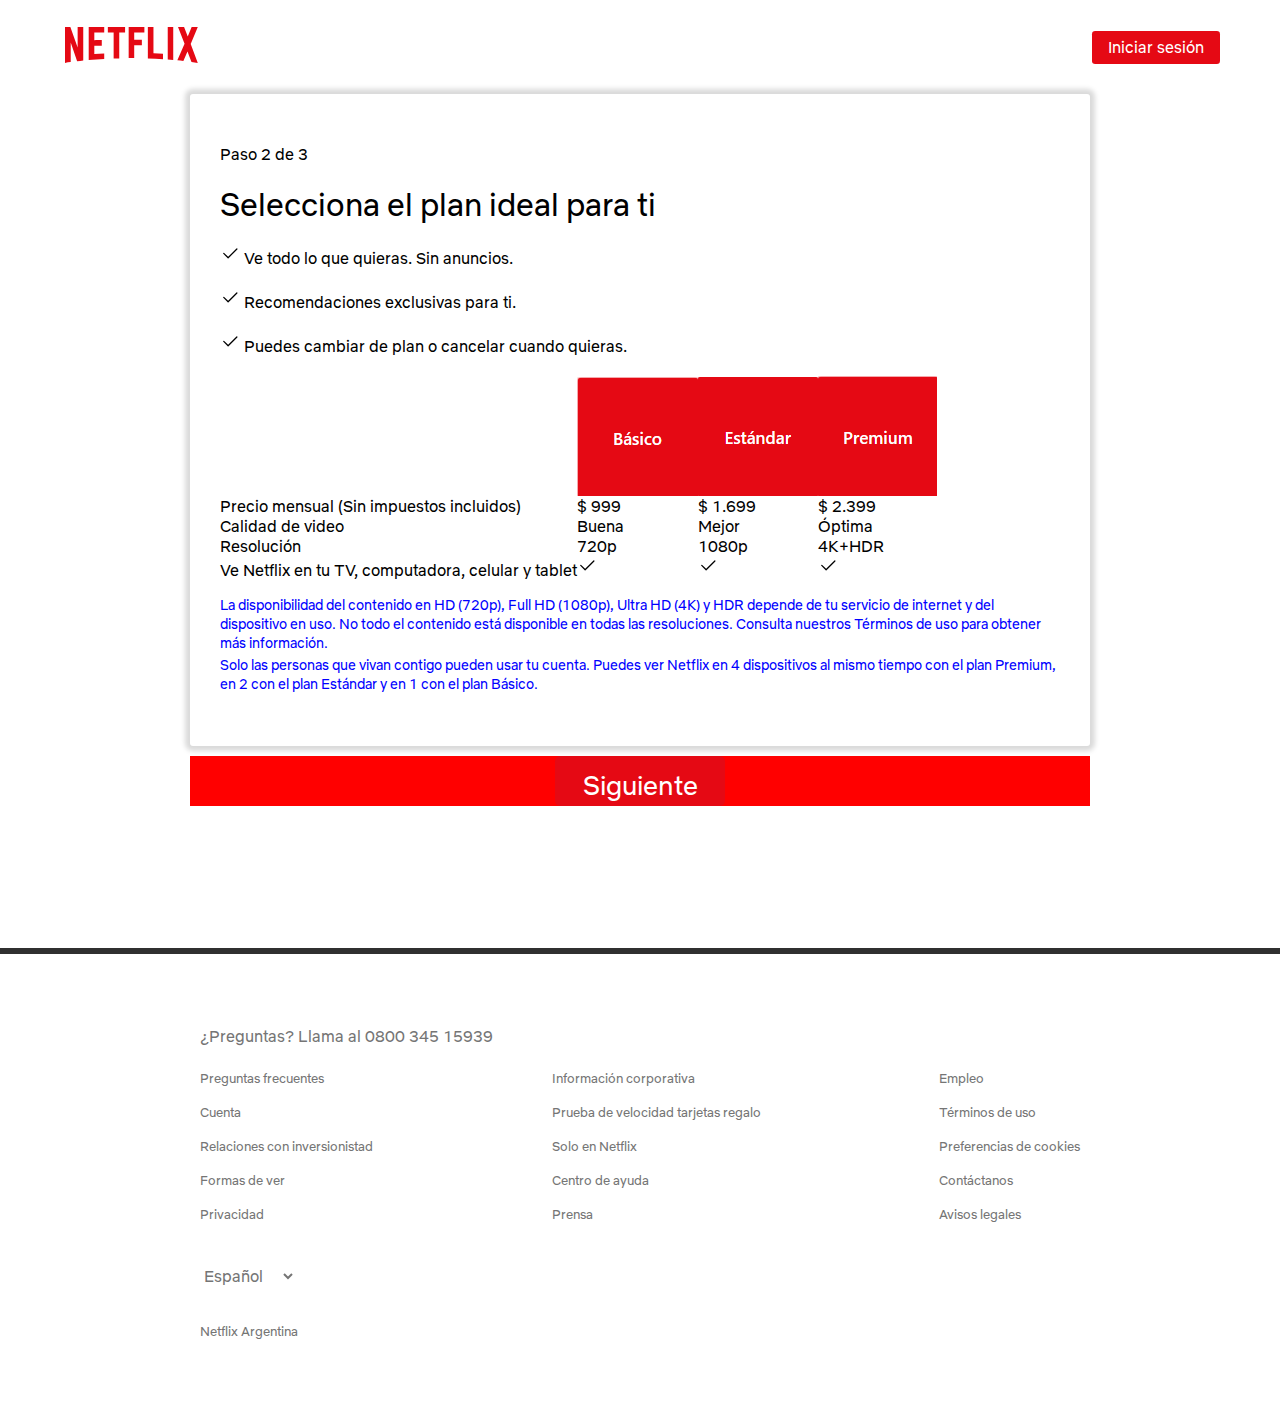
<file: suscripcion2.html>
<!DOCTYPE html>
<html lang="es">

<head>
    <meta charset="UTF-8">
    <meta name="viewport" content="width=device-width, initial-scale=1.0">
    <title>Netflix</title>
    <link rel="icon" type="image/x-icon" href="assets\nficon2016.ico">
    <link rel="preconnect" href="https://fonts.gstatic.com">
	<link href="https://cdn.jsdelivr.net/npm/bootstrap@5.2.0-beta1/dist/css/bootstrap.min.css" rel="stylesheet" integrity="sha384-0evHe/X+R7YkIZDRvuzKMRqM+OrBnVFBL6DOitfPri4tjfHxaWutUpFmBp4vmVor" crossorigin="anonymous">
    <link href="https://fonts.googleapis.com/css2?family=Roboto:wght@100;300;400;500;700&display=swap" rel="stylesheet">
    <link rel="stylesheet" href="css/font/style.css">
    <link rel="stylesheet" href="css/suscripcion.css">
    <script defer src="js/app.js"></script>
</head>

<body>
    
    <header class="header">
        <h1 class="header__h1">
            <a href="#" title="Netflix" class="header__a">
                <svg class="header__img" viewBox="0 0 111 30" focusable="false"><g id="netflix-logo"><path d="M105.06233,14.2806261 L110.999156,30 C109.249227,29.7497422 107.500234,29.4366857 105.718437,29.1554972 L102.374168,20.4686475 L98.9371075,28.4375293 C97.2499766,28.1563408 95.5928391,28.061674 93.9057081,27.8432843 L99.9372012,14.0931671 L94.4680851,-5.68434189e-14 L99.5313525,-5.68434189e-14 L102.593495,7.87421502 L105.874965,-5.68434189e-14 L110.999156,-5.68434189e-14 L105.06233,14.2806261 Z M90.4686475,-5.68434189e-14 L85.8749649,-5.68434189e-14 L85.8749649,27.2499766 C87.3746368,27.3437061 88.9371075,27.4055675 90.4686475,27.5930265 L90.4686475,-5.68434189e-14 Z M81.9055207,26.93692 C77.7186241,26.6557316 73.5307901,26.4064111 69.250164,26.3117443 L69.250164,-5.68434189e-14 L73.9366389,-5.68434189e-14 L73.9366389,21.8745899 C76.6248008,21.9373887 79.3120255,22.1557784 81.9055207,22.2804387 L81.9055207,26.93692 Z M64.2496954,10.6561065 L64.2496954,15.3435186 L57.8442216,15.3435186 L57.8442216,25.9996251 L53.2186709,25.9996251 L53.2186709,-5.68434189e-14 L66.3436123,-5.68434189e-14 L66.3436123,4.68741213 L57.8442216,4.68741213 L57.8442216,10.6561065 L64.2496954,10.6561065 Z M45.3435186,4.68741213 L45.3435186,26.2498828 C43.7810479,26.2498828 42.1876465,26.2498828 40.6561065,26.3117443 L40.6561065,4.68741213 L35.8121661,4.68741213 L35.8121661,-5.68434189e-14 L50.2183897,-5.68434189e-14 L50.2183897,4.68741213 L45.3435186,4.68741213 Z M30.749836,15.5928391 C28.687787,15.5928391 26.2498828,15.5928391 24.4999531,15.6875059 L24.4999531,22.6562939 C27.2499766,22.4678976 30,22.2495079 32.7809542,22.1557784 L32.7809542,26.6557316 L19.812541,27.6876933 L19.812541,-5.68434189e-14 L32.7809542,-5.68434189e-14 L32.7809542,4.68741213 L24.4999531,4.68741213 L24.4999531,10.9991564 C26.3126816,10.9991564 29.0936358,10.9054269 30.749836,10.9054269 L30.749836,15.5928391 Z M4.78114163,12.9684132 L4.78114163,29.3429562 C3.09401069,29.5313525 1.59340144,29.7497422 0,30 L0,-5.68434189e-14 L4.4690224,-5.68434189e-14 L10.562377,17.0315868 L10.562377,-5.68434189e-14 L15.2497891,-5.68434189e-14 L15.2497891,28.061674 C13.5935889,28.3437998 11.906458,28.4375293 10.1246602,28.6868498 L4.78114163,12.9684132 Z" id="Fill-14"></path></g></svg>
            </a>
        </h1>
        <nav class="header__nav">
            <ul class="header__ul">
                
					<select name="select_idioma">
						<option value="value1">English</option>
						<option value="value2" selected>Español</option>
						<option value="value3">Portugués</option>
					</select>
                
                <li class="header__li">
                    <a href="login.html" title="iniciar sesión" class="header__login">
                        Iniciar sesión
                    </a>
                </li>
            </ul>
        </nav>
    </header>

    <body>

	<div id="contenedor2">
            <div id="central2">
                <div id="login">
					<div class="subtitulo">
                        Paso 2 de 3
                    </div>
                    <div class="titulo">
                        Selecciona el plan ideal para ti
                    </div>
					<div class="subtitulo"><svg xmlns="http://www.w3.org/2000/svg" width="20" height="20" fill="currentColor" class="bi bi-check2" viewBox="0 0 16 16">
					<path d="M13.854 3.646a.5.5 0 0 1 0 .708l-7 7a.5.5 0 0 1-.708 0l-3.5-3.5a.5.5 0 1 1 .708-.708L6.5 10.293l6.646-6.647a.5.5 0 0 1 .708 0z"/>
					</svg>
                        Ve todo lo que quieras. Sin anuncios.
                    </div>
					<div class="subtitulo"><svg xmlns="http://www.w3.org/2000/svg" width="20" height="20" fill="currentColor" class="bi bi-check2" viewBox="0 0 16 16">
					<path d="M13.854 3.646a.5.5 0 0 1 0 .708l-7 7a.5.5 0 0 1-.708 0l-3.5-3.5a.5.5 0 1 1 .708-.708L6.5 10.293l6.646-6.647a.5.5 0 0 1 .708 0z"/>
					</svg>
                        Recomendaciones exclusivas para ti.
                    </div>
					<div class="subtitulo"><svg xmlns="http://www.w3.org/2000/svg" width="20" height="20" fill="currentColor" class="bi bi-check2" viewBox="0 0 16 16">
					<path d="M13.854 3.646a.5.5 0 0 1 0 .708l-7 7a.5.5 0 0 1-.708 0l-3.5-3.5a.5.5 0 1 1 .708-.708L6.5 10.293l6.646-6.647a.5.5 0 0 1 .708 0z"/>
					</svg>
                        Puedes cambiar de plan o cancelar cuando quieras.
                    </div>
                    
					<div class="container">
					<div class = "table-responsive">
					<table class="table">
						  <thead>
							<tr>
							  <td scope="col"></th>
							  <td scope="col"><img src="assets/basico.png"></th>
							  <td scope="col"><img src="assets/estandar.png"></th>
							  <td scope="col"><img src="assets/premium.png"></th>
							</tr>
						  </thead>
						  <tbody>
							<tr>
							  <td scope="row">Precio mensual (Sin impuestos incluidos)</th>
							  <td>$ 999</td>
							  <td>$ 1.699</td>
							  <td>$ 2.399</td>
							</tr>
							<tr>
							  <td scope="row">Calidad de video</th>
							  <td>Buena</td>
							  <td>Mejor</td>
							  <td>Óptima</td>
							</tr>
							<tr>
							  <td scope="row">Resolución</th>
							  <td>720p</td>
							  <td>1080p</td>
							  <td>4K+HDR</td>
							</tr>
							<tr>
							  <td scope="row">Ve Netflix en tu TV, computadora, celular y tablet</th>
							  <td><svg xmlns="http://www.w3.org/2000/svg" width="20" height="20" fill="currentColor" class="bi bi-check2" viewBox="0 0 16 16">
								<path d="M13.854 3.646a.5.5 0 0 1 0 .708l-7 7a.5.5 0 0 1-.708 0l-3.5-3.5a.5.5 0 1 1 .708-.708L6.5 10.293l6.646-6.647a.5.5 0 0 1 .708 0z"/>
								</svg></td>
							  <td><svg xmlns="http://www.w3.org/2000/svg" width="20" height="20" fill="currentColor" class="bi bi-check2" viewBox="0 0 16 16">
								<path d="M13.854 3.646a.5.5 0 0 1 0 .708l-7 7a.5.5 0 0 1-.708 0l-3.5-3.5a.5.5 0 1 1 .708-.708L6.5 10.293l6.646-6.647a.5.5 0 0 1 .708 0z"/>
								</svg></td>
							  <td><svg xmlns="http://www.w3.org/2000/svg" width="20" height="20" fill="currentColor" class="bi bi-check2" viewBox="0 0 16 16">
								<path d="M13.854 3.646a.5.5 0 0 1 0 .708l-7 7a.5.5 0 0 1-.708 0l-3.5-3.5a.5.5 0 1 1 .708-.708L6.5 10.293l6.646-6.647a.5.5 0 0 1 .708 0z"/>
								</svg></td>
							</tr>
						  </tbody>
					</table>
					</div>
					</div>
					
					
                    <div class="pie-form">
                        <a>La disponibilidad del contenido en HD (720p), Full HD (1080p), Ultra HD (4K) y HDR depende de tu servicio de internet y del dispositivo en uso. No todo el contenido está disponible en todas las resoluciones. Consulta nuestros Términos de uso para obtener más información.</a>
						<a>Solo las personas que vivan contigo pueden usar tu cuenta. Puedes ver Netflix en 4 dispositivos al mismo tiempo con el plan Premium, en 2 con el plan Estándar y en 1 con el plan Básico.</a>
					</div>
                </div>
				
				<div class="inferior2">
                    <a href="suscripcion3.html" title="Ingresar" class="header__login">
                        Siguiente
                    </a>
                </div>
				
				
            </div>
    </div>
        


    <footer class="footer">
        <div class="footer__center">
            <div class="footer__fila">
                <p class="footer__p">¿Preguntas? Llama al 0800 345 15939</p>
            </div>
            <div class="footer__fila">
                <ul class="footer__ul">
                    <li class="footer__li"><a href="#" class="footer__a" title="Preguntas frecuentes">Preguntas frecuentes</a></li>
                    <li class="footer__li"><a href="#" class="footer__a" title="Centro de ayuda">Cuenta</a></li>
                    <li class="footer__li"><a href="#" class="footer__a" title="Cuenta">Relaciones con inversionistad</a></li>
                    <li class="footer__li"><a href="#" class="footer__a" title="Zona de prensa">Formas de ver</a></li>
                    <li class="footer__li"><a href="#" class="footer__a" title="Inversores">Privacidad</a></li>
                </ul>
                <ul class="footer__ul">
                    <li class="footer__li"><a href="#" class="footer__a" title="Empleo">Información corporativa</a></li>
                    <li class="footer__li"><a href="#" class="footer__a" title="Canjear tarjetas regalo">Prueba de velocidad tarjetas regalo</a></li>
                    <li class="footer__li"><a href="#" class="footer__a" title="Comprar tarjetas regalo">Solo en Netflix</a></li>
                    <li class="footer__li"><a href="#" class="footer__a" title="Formas de ver">Centro de ayuda</a></li>
					<li class="footer__li"><a href="#" class="footer__a" title="Términos de uso">Prensa</a></li>
				</ul>
                <ul class="footer__ul">
                    <li class="footer__li"><a href="#" class="footer__a" title="Privacidad">Empleo</a></li>
                    <li class="footer__li"><a href="#" class="footer__a" title="Preferencias de cookies">Términos de uso</a></li>
                    <li class="footer__li"><a href="#" class="footer__a" title="Información corporativa">Preferencias de cookies</a></li>
                    <li class="footer__li"><a href="#" class="footer__a" title="Contáctanos">Contáctanos</a></li>
                    <li class="footer__li"><a href="#" class="footer__a" title="Avisos legales">Avisos legales</a></li>
                </ul>
            </div>

           
                <select name="select_idioma">
						<option value="value1">English</option>
						<option value="value2" selected>Español</option>
						<option value="value3">Portugués</option>
					</select>
           
            <div class="footer__fila brand">Netflix Argentina</div>
        </div>
    </footer>

</body>
</html>
</file>
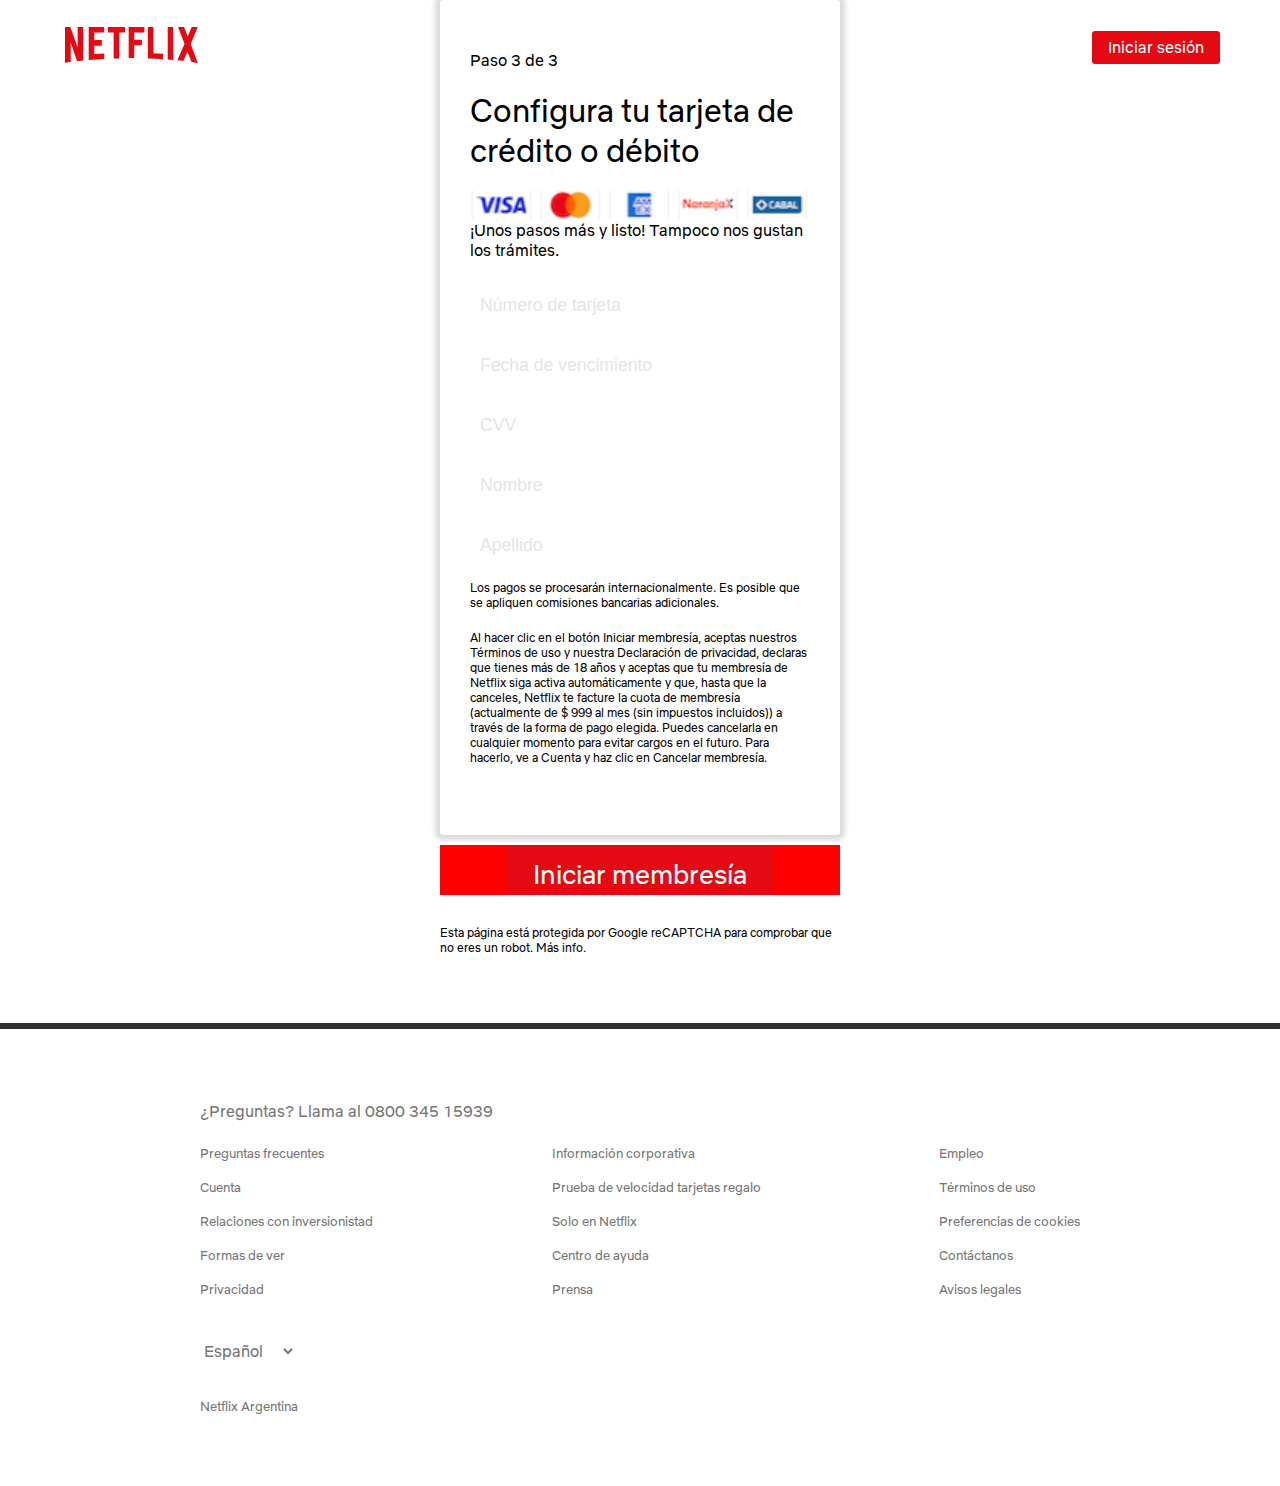
<file: suscripcion3.html>
<!DOCTYPE html>
<html lang="es">

<head>
    <meta charset="UTF-8">
    <meta name="viewport" content="width=device-width, initial-scale=1.0">
    <title>Netflix</title>
    <link rel="icon" type="image/x-icon" href="assets\nficon2016.ico">
    <link rel="preconnect" href="https://fonts.gstatic.com">
	<link href="https://cdn.jsdelivr.net/npm/bootstrap@5.2.0-beta1/dist/css/bootstrap.min.css" rel="stylesheet" integrity="sha384-0evHe/X+R7YkIZDRvuzKMRqM+OrBnVFBL6DOitfPri4tjfHxaWutUpFmBp4vmVor" crossorigin="anonymous">
    <link href="https://fonts.googleapis.com/css2?family=Roboto:wght@100;300;400;500;700&display=swap" rel="stylesheet">
    <link rel="stylesheet" href="css/font/style.css">
    <link rel="stylesheet" href="css/suscripcion.css">
    <script defer src="js/app.js"></script>
</head>

<body>
    
    <header class="header">
        <h1 class="header__h1">
            <a href="#" title="Netflix" class="header__a">
                <svg class="header__img" viewBox="0 0 111 30" focusable="false"><g id="netflix-logo"><path d="M105.06233,14.2806261 L110.999156,30 C109.249227,29.7497422 107.500234,29.4366857 105.718437,29.1554972 L102.374168,20.4686475 L98.9371075,28.4375293 C97.2499766,28.1563408 95.5928391,28.061674 93.9057081,27.8432843 L99.9372012,14.0931671 L94.4680851,-5.68434189e-14 L99.5313525,-5.68434189e-14 L102.593495,7.87421502 L105.874965,-5.68434189e-14 L110.999156,-5.68434189e-14 L105.06233,14.2806261 Z M90.4686475,-5.68434189e-14 L85.8749649,-5.68434189e-14 L85.8749649,27.2499766 C87.3746368,27.3437061 88.9371075,27.4055675 90.4686475,27.5930265 L90.4686475,-5.68434189e-14 Z M81.9055207,26.93692 C77.7186241,26.6557316 73.5307901,26.4064111 69.250164,26.3117443 L69.250164,-5.68434189e-14 L73.9366389,-5.68434189e-14 L73.9366389,21.8745899 C76.6248008,21.9373887 79.3120255,22.1557784 81.9055207,22.2804387 L81.9055207,26.93692 Z M64.2496954,10.6561065 L64.2496954,15.3435186 L57.8442216,15.3435186 L57.8442216,25.9996251 L53.2186709,25.9996251 L53.2186709,-5.68434189e-14 L66.3436123,-5.68434189e-14 L66.3436123,4.68741213 L57.8442216,4.68741213 L57.8442216,10.6561065 L64.2496954,10.6561065 Z M45.3435186,4.68741213 L45.3435186,26.2498828 C43.7810479,26.2498828 42.1876465,26.2498828 40.6561065,26.3117443 L40.6561065,4.68741213 L35.8121661,4.68741213 L35.8121661,-5.68434189e-14 L50.2183897,-5.68434189e-14 L50.2183897,4.68741213 L45.3435186,4.68741213 Z M30.749836,15.5928391 C28.687787,15.5928391 26.2498828,15.5928391 24.4999531,15.6875059 L24.4999531,22.6562939 C27.2499766,22.4678976 30,22.2495079 32.7809542,22.1557784 L32.7809542,26.6557316 L19.812541,27.6876933 L19.812541,-5.68434189e-14 L32.7809542,-5.68434189e-14 L32.7809542,4.68741213 L24.4999531,4.68741213 L24.4999531,10.9991564 C26.3126816,10.9991564 29.0936358,10.9054269 30.749836,10.9054269 L30.749836,15.5928391 Z M4.78114163,12.9684132 L4.78114163,29.3429562 C3.09401069,29.5313525 1.59340144,29.7497422 0,30 L0,-5.68434189e-14 L4.4690224,-5.68434189e-14 L10.562377,17.0315868 L10.562377,-5.68434189e-14 L15.2497891,-5.68434189e-14 L15.2497891,28.061674 C13.5935889,28.3437998 11.906458,28.4375293 10.1246602,28.6868498 L4.78114163,12.9684132 Z" id="Fill-14"></path></g></svg>
            </a>
        </h1>
        <nav class="header__nav">
            <ul class="header__ul">
                
					<select name="select_idioma">
						<option value="value1">English</option>
						<option value="value2" selected>Español</option>
						<option value="value3">Portugués</option>
					</select>
                
                <li class="header__li">
                    <a href="login.html" title="iniciar sesión" class="header__login">
                        Iniciar sesión
                    </a>
                </li>
            </ul>
        </nav>
    </header>

    <body>

	<div id="contenedor">
            <div id="central">
                <div id="login">
					<div class="subtitulo">
                        Paso 3 de 3
                    </div>
                    <div class="titulo">
                        Configura tu tarjeta de crédito o débito
                    </div>
					<img src="assets/tarjetas.png" width="20" height="30">
					<div class="subtitulo">
                        ¡Unos pasos más y listo!
						Tampoco nos gustan los trámites.
                    </div>
                   
                    <form id="loginform">
                        <ul>
                            <li>
                                <input class="form-control form-control-lg" type="text" placeholder="Número de tarjeta">
                            </li>
                            <li>
                                <input class="form-control" type="text" placeholder="Fecha de vencimiento">
                            </li>
                            <li>
                                <input class="form-control form-control-sm" type="text" placeholder="CVV">
                            </li>
                            <li>
                                <input class="form-control form-control-lg" type="text" placeholder="Nombre">
                            </li>
                            <li>
                                <input class="form-control" type="text" placeholder="Apellido">
                            </li>
                        </ul>
                     </form>

				<div class="subtitulo2">
                        Los pagos se procesarán internacionalmente. Es posible que se apliquen comisiones bancarias adicionales.
                    </div>
				<div class="subtitulo2">
                        Al hacer clic en el botón Iniciar membresía, aceptas nuestros Términos de uso y nuestra Declaración de privacidad, declaras que tienes más de 18 años y aceptas que tu membresía de Netflix siga activa automáticamente y que, hasta que la canceles, Netflix te facture la cuota de membresía (actualmente de $ 999 al mes (sin impuestos incluidos)) a través de la forma de pago elegida. Puedes cancelarla en cualquier momento para evitar cargos en el futuro. Para hacerlo, ve a Cuenta y haz clic en Cancelar membresía.
                </div>
                </div>
				
				<div class="inferior">
                    <a href="index.html" title="Ingresar" class="header__login">
                        Iniciar membresía
                    </a>
                </div>
				
				<div class="subtitulo2">
					<br></br>Esta página está protegida por Google reCAPTCHA para comprobar que no eres un robot. Más info.
                </div>
				
            </div>
    </div>
        


    <footer class="footer">
        <div class="footer__center">
            <div class="footer__fila">
                <p class="footer__p">¿Preguntas? Llama al 0800 345 15939</p>
            </div>
            <div class="footer__fila">
                <ul class="footer__ul">
                    <li class="footer__li"><a href="#" class="footer__a" title="Preguntas frecuentes">Preguntas frecuentes</a></li>
                    <li class="footer__li"><a href="#" class="footer__a" title="Centro de ayuda">Cuenta</a></li>
                    <li class="footer__li"><a href="#" class="footer__a" title="Cuenta">Relaciones con inversionistad</a></li>
                    <li class="footer__li"><a href="#" class="footer__a" title="Zona de prensa">Formas de ver</a></li>
                    <li class="footer__li"><a href="#" class="footer__a" title="Inversores">Privacidad</a></li>
                </ul>
                <ul class="footer__ul">
                    <li class="footer__li"><a href="#" class="footer__a" title="Empleo">Información corporativa</a></li>
                    <li class="footer__li"><a href="#" class="footer__a" title="Canjear tarjetas regalo">Prueba de velocidad tarjetas regalo</a></li>
                    <li class="footer__li"><a href="#" class="footer__a" title="Comprar tarjetas regalo">Solo en Netflix</a></li>
                    <li class="footer__li"><a href="#" class="footer__a" title="Formas de ver">Centro de ayuda</a></li>
					<li class="footer__li"><a href="#" class="footer__a" title="Términos de uso">Prensa</a></li>
				</ul>
                <ul class="footer__ul">
                    <li class="footer__li"><a href="#" class="footer__a" title="Privacidad">Empleo</a></li>
                    <li class="footer__li"><a href="#" class="footer__a" title="Preferencias de cookies">Términos de uso</a></li>
                    <li class="footer__li"><a href="#" class="footer__a" title="Información corporativa">Preferencias de cookies</a></li>
                    <li class="footer__li"><a href="#" class="footer__a" title="Contáctanos">Contáctanos</a></li>
                    <li class="footer__li"><a href="#" class="footer__a" title="Avisos legales">Avisos legales</a></li>
                </ul>
            </div>

           
                <select name="select_idioma">
						<option value="value1">English</option>
						<option value="value2" selected>Español</option>
						<option value="value3">Portugués</option>
					</select>
           
            <div class="footer__fila brand">Netflix Argentina</div>
        </div>
    </footer>

</body>
</html>
</file>
<file: css/font/style.css>
/* #### Generated By: http://www.cufonfonts.com #### */

    @font-face {
    font-family: 'Netflix Sans Regular';
    font-style: normal;
    font-weight: normal;
    src: local('Netflix Sans Regular'), url('NetflixSansRegular.woff') format('woff');
    }
    

    @font-face {
    font-family: 'Netflix Sans Icon';
    font-style: normal;
    font-weight: normal;
    src: local('Netflix Sans Icon'), url('NetflixSansIcon.woff') format('woff');
    }
    

    @font-face {
    font-family: 'Netflix Sans Thin';
    font-style: normal;
    font-weight: normal;
    src: local('Netflix Sans Thin'), url('NetflixSansThin.woff') format('woff');
    }
    

    @font-face {
    font-family: 'Netflix Sans Light';
    font-style: normal;
    font-weight: normal;
    src: local('Netflix Sans Light'), url('NetflixSansLight.woff') format('woff');
    }
    

    @font-face {
    font-family: 'Netflix Sans Medium';
    font-style: normal;
    font-weight: normal;
    src: local('Netflix Sans Medium'), url('NetflixSansMedium.woff') format('woff');
    }
    

    @font-face {
    font-family: 'Netflix Sans Bold';
    font-style: normal;
    font-weight: normal;
    src: local('Netflix Sans Bold'), url('NetflixSansBold.woff') format('woff');
    }
    

    @font-face {
    font-family: 'Netflix Sans Black';
    font-style: normal;
    font-weight: normal;
    src: local('Netflix Sans Black'), url('NetflixSansBlack.woff') format('woff');
    }
</file>
<file: css/app.css>
@charset "UTF-8";
@font-face {
  font-family: "Product Sans Regular";
  font-style: normal;
  font-weight: normal;
  src: local("Product Sans Regular"), url("ProductSans-Regular.woff") format("woff");
}
@font-face {
  font-family: "Product Sans Italic";
  font-style: normal;
  font-weight: normal;
  src: local("Product Sans Italic"), url("ProductSans-Italic.woff") format("woff");
}
@font-face {
  font-family: "Product Sans Thin Regular";
  font-style: normal;
  font-weight: normal;
  src: local("Product Sans Thin Regular"), url("ProductSans-Thin.woff") format("woff");
}
@font-face {
  font-family: "Product Sans Light Regular";
  font-style: normal;
  font-weight: normal;
  src: local("Product Sans Light Regular"), url("ProductSans-Light.woff") format("woff");
}
@font-face {
  font-family: "Product Sans Medium Regular";
  font-style: normal;
  font-weight: normal;
  src: local("Product Sans Medium Regular"), url("ProductSans-Medium.woff") format("woff");
}
@font-face {
  font-family: "Product Sans Black Regular";
  font-style: normal;
  font-weight: normal;
  src: local("Product Sans Black Regular"), url("ProductSans-Black.woff") format("woff");
}
@font-face {
  font-family: "Product Sans Thin Italic";
  font-style: normal;
  font-weight: normal;
  src: local("Product Sans Thin Italic"), url("ProductSans-ThinItalic.woff") format("woff");
}
@font-face {
  font-family: "Product Sans Light Italic";
  font-style: normal;
  font-weight: normal;
  src: local("Product Sans Light Italic"), url("ProductSans-LightItalic.woff") format("woff");
}
@font-face {
  font-family: "Product Sans Medium Italic";
  font-style: normal;
  font-weight: normal;
  src: local("Product Sans Medium Italic"), url("ProductSans-MediumItalic.woff") format("woff");
}
@font-face {
  font-family: "Product Sans Bold";
  font-style: normal;
  font-weight: normal;
  src: local("Product Sans Bold"), url("ProductSans-Bold.woff") format("woff");
}
@font-face {
  font-family: "Product Sans Bold Italic";
  font-style: normal;
  font-weight: normal;
  src: local("Product Sans Bold Italic"), url("ProductSans-BoldItalic.woff") format("woff");
}
@font-face {
  font-family: "Product Sans Black Italic";
  font-style: normal;
  font-weight: normal;
  src: local("Product Sans Black Italic"), url("ProductSans-BlackItalic.woff") format("woff");
}

:root {
  --rojo: #e50914;
  --blanco: white;
  --gris: #303030;
  --gris-f: #757575;
  --negro: black;
  --tipo-principal:"Netflix Sans Regular";
}

* {
  margin: 0;
  padding: 0;
  border: 0;
  box-sizing: border-box;
  vertical-align: baseline;
}

img {
  max-width: 100%;
  width: 100%;
  display: flex;
  object-fit: cover;
  object-position: center center;
}

a {
  display: block;
  text-decoration: none;
  color: inherit;
}

video {
  max-width: 100%;
  width: 100%;
  display: flex;
  object-fit: cover;
  object-position: center center;
}

p a {
  display: inline;
}

li {
  list-style-type: none;
}

table,
tr,
td {
  border-collapse: collapse;
  border-spacing: 0;
}

html {
  scroll-behavior: smooth;
}

h1,
h2,
h3,
h4,
h5,
h6 {
  color: inherit;
  font-weight: inherit;
  font-size: inherit;
}

::selection {
  background-color: var(--negro);
  color: var(--blanco);
}

form, button,
input,
textarea,
select {
  font-family: inherit;
  font-size: inherit;
  -webkit-hyphens: auto;
          hyphens: auto;
  background-color: transparent;
  display: flex;
  color: inherit;
}

body {
  font-family: var(--tipo-principal);
  font-size: 100%;
  min-height: 100vh;
  background-color: var(--blanco);
  font-smooth: always;
  -webkit-font-smoothing: antialiased;
  -moz-osx-font-smoothing: grayscale;
}

@keyframes aparecer1 {
  0% {
    opacity: 0;
    transform: scale(0);
  }
  10% {
    opacity: 1;
    transform: scale(0.8);
  }
  90% {
    opacity: 1;
    transform: scale(1);
  }
  100% {
    opacity: 0;
    transform: scale(2);
  }
}
@keyframes desaparecer {
  from {
    opacity: 1;
  }
  to {
    opacity: 0;
  }
}
@keyframes desplazar {
  from {
    transform: translateY(-100%);
  }
  to {
    transform: translateY(0%);
  }
}
@keyframes desplazar2 {
  from {
    transform: translateY(10%);
    opacity: 0;
  }
  to {
    transform: translateY(0%);
    opacity: 1;
  }
}
body {
  background-color: var(--negro);
}
@media screen and (max-width: 700px) {
  body {
    font-size: 90%;
  }
}

.header {
  width: 100%;
  padding: 1.7em 4.7%;
  color: var(--blanco);
  position: absolute;
  top: 0;
  background: linear-gradient(180deg, black 10%, rgba(0, 0, 0, 0) 100%);
  z-index: 3;
  display: flex;
  flex-flow: row nowrap;
  justify-content: space-between;
  align-items: center;
}
.header__h1 {
  width: 100%;
  margin: 0 0 0 0.3em;
}
@media screen and (max-width: 700px) {
  .header__h1 {
    width: 25%;
  }
}
.header__img {
  width: 100%;
  max-width: 8.3em;
  fill: var(--rojo);
  z-index: 3;
}
.header__nav {
  width: calc( 100% - 300px );
}
@media screen and (max-width: 700px) {
  .header__nav {
    width: 68%;
  }
}
.header__ul {
  display: flex;
  flex-flow: row nowrap;
  justify-content: flex-end;
  align-items: center;
}
.header__li {
  margin: 0 0 0 1em;
}
@media screen and (max-width: 700px) {
  .header__li {
    margin: 0 0 0 0.4em;
  }
}
.header__login {
  padding: 0.4em 1em;
  border-radius: 0.2em;
  background: var(--rojo);
  font-size: 1em;
}
@media screen and (max-width: 700px) {
  .header__login {
    padding: 0.5em 0.7em;
  }
}
.header__svg {
  width: 0.8em;
  height: 0.8em;
  margin: -0.05em 0 0;
}

.select {
  height: 2.5em;
  margin: 0 0.9em 0 0;
  padding: 0 0 0.1em 0.5em;
  overflow: hidden;
  border: 1px solid white;
  border-radius: 0.2em;
  position: relative;
  font-size: 0.9em;
  display: flex;
  flex-flow: row nowrap;
  justify-content: flex-start;
  align-items: center;
}
.select::after {
  content: "▼";
  height: 100%;
  position: absolute;
  top: 0%;
  right: 10%;
  display: flex;
  flex-flow: row nowrap;
  justify-content: center;
  align-items: center;
  color: inherit;
}
.select__span {
  width: calc( 90% - 2em );
  height: 1.9em;
  display: flex;
  flex-flow: row nowrap;
  justify-content: center;
  align-items: center;
  padding: 0.5em 1.1em 0.5em 1.5em;
}
.select__a {
  padding: 0.5em 1em;
}
.select__svg {
  width: 0.8em;
  height: 0.8em;
  margin: -0.05em 0 0;
}

.login__form__help {
  display: flex;
  letter-spacing: 0!important; 
  direction: ltr;
  position: relative;
  z-index: 3;
  flex-direction: row;
  flex-wrap: nowrap;
  align-items: flex-start;
  justify-content: space-between;
  width: 100%;
  min-width: 100%;
  margin-bottom: 0.8em;
  
  
}
.login__remember {
  flex-grow: 1;
  font-size: 16px;
  position: relative;
  display: inline-block;
  margin-bottom: -5px;
  display: flex;
  flex-direction: row;
  flex-wrap: nowrap;
  align-items: flex-start;
  justify-content: flex-start;

}

.login__remember__check {
  margin-right: 10px;
  box-sizing: border-box;
  padding: 0;
  margin: 0;
  z-index: 3;
  position: relative;
  background: #737373;
  border: 0;
  border-radius: 2px;
  height: 16px;
  width: 16px;
}

.login__remember__label {
  color: #b3b3b3;
  font-size: 13px;
  font-weight: 400;
  line-height: 1.2;
  padding-left: 3px;

}

.login__help__zelda {
  cursor: pointer;
  color: #b3b3b3;
  font-size: 13px;
  font-weight: 400;
  text-decoration: none;

}

.login__help__zelda:hover {
  text-decoration: underline;
}

.login__register__now {
  color: #737373;
  font-size: 16px;
  font-weight: 400;
  margin-top: 16px;
  width: 100%;
  text-align: left;
  display: flex;
  flex-flow: row nowrap;
  z-index: 3;
  align-items: center;
  justify-content: flex-start;
}

.login__register__now__text {
  padding-right: 5px;
  z-index: 3;

}

.login__register__now__zelda {
  color: #fff;
  cursor: pointer;
  z-index: 3;

}
.login__register__now__zelda:hover {
  text-decoration: underline;
  
}

.login__form__captcha {
  color: #8c8c8c;
  font-size: 13px;
  margin-top: 11px;
  position: relative;
  text-align: left;
  z-index: 3;
}

.landing__login {
  margin-top: 3em;
  width: 100%;
  height: 100%;
  min-height: 100%;
  padding: 5vh;
  display: flex;
  flex-flow: column nowrap;
  justify-content: center;
  align-items: center;
  position: relative;
  color: var(--blanco);
  text-align: center;
}

.title__login {
  color: #fff;
  font-size: 32px;
  font-weight: 550;
  margin-bottom: 28px;
  z-index: 3;
  position: relative;
  width: 100%;
  text-align: left;
}

.input__login {
  background: #333;
  border: 0;
  border-radius: 4px;
  color: #fff;
  height: 50px;
  line-height: 50px;
  padding: 0 20px 0;
  box-sizing: border-box;
  display: block;
  font-size: 16px;
  appearance: none;
  box-shadow: none;
  width: 100%;
  font: inherit;
  margin: 0;
  z-index: 3;
  position: relative;
  letter-spacing: 0!important;
  font-size: 16px;
  font-weight: 500;

}

.button__login {
  padding: 16px;
  background: #e50914;
  z-index: 3;
  margin: 24px 0 12px;
  min-height: 37px;
  min-width: 98px;
  width: 100%;
  line-height: 1em;
  display: inline-block;
  position: relative;
  box-shadow: 0 1px 0 rgba(0,0,0,.55);
  color: #fff;
  border: 0;
  box-sizing: border-box;
  cursor: pointer;
  text-align: center;
  text-decoration: none;
  font-size: 16px;
  font-weight: 500;
  user-select: none;
  border-radius: 4px;
  vertical-align: middle;
}

.input__login__container {
  padding-bottom: 16px;
  max-width: 100%;
  width: 100%;
  position: relative;
  letter-spacing: 0!important;
  display: block;
}


.landing {
  width: 100%;
  min-height: 55vh;
  padding: 0 0 5vh;
  background: url(../assets/download.jpg) no-repeat center center/cover scroll;
  display: flex;
  flex-flow: column nowrap;
  justify-content: center;
  align-items: center;
  position: relative;
  color: var(--blanco);
  text-align: center;
}
@media screen and (min-width: 1200px) {
  .landing {
    min-height: 80vh;
  }
}
@media screen and (min-width: 1024px) {
  .landing {
    min-height: 72vh;
  }
}
@media screen and (max-width: 700px) {
  .landing {
    font-size: 60%;
    min-height: 80vh;
  }
}
.landing::after {
  content: "";
  position: absolute;
  top: 0;
  width: 100%;
  height: 100%;
  background: rgba(0, 0, 0, 0.5);
}
.landing__h2 {
  max-width: 14em;
  margin: 0 0 0.3em;
  font-size: 3.2em;
  font-weight: 600;
  line-height: 1.1em;
  position: relative;
  z-index: 2;
}
@media screen and (max-width: 700px) {
  .landing__h2 {
    max-width: 10em;
    line-height: 1.3em;
  }
}
.landing__h3 {
  margin: 0 0 1.2em;
  font-size: 1.6em;
  position: relative;
  z-index: 2;
}
.landing__p {
  max-width: 40em;
  margin: 0 0 1em;
  font-size: 1.2em;
  position: relative;
  z-index: 2;
}
@media screen and (max-width: 700px) {
  .landing__p {
    font-size: 1.7em;
  }
}
.landing__form {
  width: 100%;
  max-width: 39em;
  position: relative;
  z-index: 2;
}
@media screen and (max-width: 700px) {
  .landing__form {
    display: flex;
    flex-flow: column nowrap;
    justify-content: center;
    align-items: center;
  }
}
.landing__input {
  width: 60%;
  background-color: var(--blanco);
  padding: 0.7em 1.4em;
  font-size: 1.5em;
  color: var(--gris);
}
.landing__input::placeholder {
  color: lightgrey;
}
@media screen and (max-width: 700px) {
  .landing__input {
    width: 100%;
    margin: 0 0 1em;
    font-size: 1.9em;
  }
}
.landing__submit {
  width: 40%;
  background-color: var(--rojo);
  padding: 0.7em 1.4em;
  font-size: 1.5em;
  display: flex;
  flex-flow: row nowrap;
  justify-content: center;
  align-items: center;
}
@media screen and (max-width: 700px) {
  .landing__submit {
    font-size: 1.9em;
  }
}

.specs {
  margin: 1em 0;
  padding: 8vh 0;
  border-top: 0.5em solid var(--gris);
  display: flex;
  flex-flow: row nowrap;
  justify-content: center;
  align-items: center;
  color: var(--blanco);
}
.specs.inverso .specs__center {
  flex-direction: row-reverse;
}
@media screen and (max-width: 700px) {
  .specs.inverso .specs__center {
    flex-direction: column;
  }
}
.specs:nth-child(4) {
  border-bottom: 0.5em solid var(--gris);
}
.specs--first {
  margin: 0;
}
.specs__center {
  width: 92%;
  max-width: 730em;
  display: flex;
  flex-flow: row nowrap;
  justify-content: space-between;
  align-items: center;
}
@media screen and (max-width: 700px) {
  .specs__center {
    flex-direction: column;
  }
}
.specs__col {
  width: calc( 100% / 2 - 1em );
  position: relative;
}
@media screen and (max-width: 700px) {
  .specs__col {
    width: 90%;
    text-align: center;
  }
}
.specs__h4 {
  margin: 0 0 0.5em;
  font-size: 3.2em;
  font-weight: 600;
  line-height: 1em;
}
@media screen and (max-width: 700px) {
  .specs__h4 {
    font-size: 1.6em;
  }
}
.specs__p {
  font-size: 1.6em;
}
@media screen and (max-width: 700px) {
  .specs__p {
    font-size: 1.3em;
  }
}
.specs__video {
  position: absolute;
  top: 0;
  z-index: 1;
}
.specs__video--uno {
  transform: scale(0.8) translateY(10%);
}
.specs__video--dos {
  transform: scale(0.6) translateY(0%);
}
.specs__overlay {
  position: relative;
  z-index: 2;
}

.faq {
  display: flex;
  flex-flow: row nowrap;
  justify-content: center;
  align-items: center;
  color: var(--blanco);
  text-align: center;
}
@media screen and (max-width: 700px) {
  .faq {
    font-size: 0.7em;
  }
}
.faq__center {
  width: 90%;
  max-width: 49em;
}
.faq__h3 {
  margin: 0 0 1em;
  font-size: 3.1em;
  font-weight: 600;
  letter-spacing: 1px;
}
.faq__ul {
  font-size: 1.6em;
  text-align: left;
}
.faq__li {
  height: 2.85em;
  overflow: hidden;
  background-color: var(--gris);
  margin: 0.4em 0;
  transition: all 0.5s ease;
}
.faq__li.activo {
  height: 17em;
}
.faq__li.activo .faq__svg {
  transform: rotate(0deg);
}
.faq__btn {
  width: 100%;
  min-height: 3em;
  border-bottom: 1px solid var(--negro);
  padding: 0 1.2em;
  display: flex;
  flex-flow: row nowrap;
  justify-content: space-between;
  align-items: center;
  cursor: pointer;
}
.faq__svg {
  width: 2em;
  height: 2em;
  transition: all 0.5s ease;
  transform: rotate(45deg);
}
.faq__info {
  padding: 1.2em;
}
.faq__p {
  margin: 0 0 1em;
}

.register {
  margin: 1.4em 0 0;
  padding: 2em 0;
  display: flex;
  flex-flow: column nowrap;
  justify-content: center;
  align-items: center;
  color: var(--blanco);
  text-align: center;
}
.register__p {
  max-width: 740em;
  margin: 0 0 1em;
  font-size: 1.2em;
}
.register__form {
  width: 90%;
  max-width: 27em;
  font-size: 1.5em;
}
@media screen and (max-width: 700px) {
  .register__form {
    display: flex;
    flex-flow: column nowrap;
    justify-content: center;
    align-items: center;
  }
}


.login__form {
  width: 90%;
  max-width: 450px;
  font-size: 1.5em;
  display: flex;
  flex-flow: column nowrap;
  justify-content: flex-start;
  align-items: center;
  padding: 60px 68px 40px;
  background-color: #000000c2;
  min-height: 640px;
  min-width: 380px;

}
@media screen and (max-width: 700px) {
  .login__form {
    display: flex;
    flex-flow: column nowrap;
    justify-content: center;
    align-items: center;
    min-height: 550px;
  }
}


.register__input {
  width: 70%;
  padding: 0.8em 1em;
  background: var(--blanco);
  color: var(--gris);
}
@media screen and (max-width: 700px) {
  .register__input {
    width: 100%;
    font-size: 0.7em;
    margin: 0 0 1em;
  }
}
.register__submit {
  width: 30%;
  padding: 0.8em 1em;
  background: var(--rojo);
  display: flex;
  flex-flow: row nowrap;
  justify-content: center;
  align-items: center;
}
@media screen and (max-width: 700px) {
  .register__submit {
    font-size: 0.7em;
  }
}

.footer {
  margin: 3em 0 0;
  padding: 8vh 0;
  display: flex;
  flex-flow: row nowrap;
  justify-content: center;
  align-items: center;
  border-top: 0.4em solid var(--gris);
  color: var(--gris-f);
}
.footer__center {
  width: 80%;
  max-width: 55em;
}
.footer__fila {
  display: flex;
  flex-flow: row wrap;
  justify-content: space-between;
  align-content: flex-start;
}
.footer__p {
  margin: 0 0 1.5em;
  font-size: 1em;
}
.footer__ul {
  margin: 0 0 2em;
  font-size: 0.8em;
}
@media screen and (max-width: 700px) {
  .footer__ul {
    width: calc( 100% / 2 );
  }
}
.footer__li {
  margin: 0 0 1.4em;
}
.footer__select {
  max-width: 150px;
  margin: 0 0 1em;
}
.footer .brand {
  margin: 2.8em 0 0;
  font-size: 0.8em;
}
</file>
<file: css/menup.css>
@charset "UTF-8";
@font-face {
  font-family: "Product Sans Regular";
  font-style: normal;
  font-weight: normal;
  src: local("Product Sans Regular"), url("ProductSans-Regular.woff") format("woff");
}
@font-face {
  font-family: "Product Sans Italic";
  font-style: normal;
  font-weight: normal;
  src: local("Product Sans Italic"), url("ProductSans-Italic.woff") format("woff");
}
@font-face {
  font-family: "Product Sans Thin Regular";
  font-style: normal;
  font-weight: normal;
  src: local("Product Sans Thin Regular"), url("ProductSans-Thin.woff") format("woff");
}
@font-face {
  font-family: "Product Sans Light Regular";
  font-style: normal;
  font-weight: normal;
  src: local("Product Sans Light Regular"), url("ProductSans-Light.woff") format("woff");
}
@font-face {
  font-family: "Product Sans Medium Regular";
  font-style: normal;
  font-weight: normal;
  src: local("Product Sans Medium Regular"), url("ProductSans-Medium.woff") format("woff");
}
@font-face {
  font-family: "Product Sans Black Regular";
  font-style: normal;
  font-weight: normal;
  src: local("Product Sans Black Regular"), url("ProductSans-Black.woff") format("woff");
}
@font-face {
  font-family: "Product Sans Thin Italic";
  font-style: normal;
  font-weight: normal;
  src: local("Product Sans Thin Italic"), url("ProductSans-ThinItalic.woff") format("woff");
}
@font-face {
  font-family: "Product Sans Light Italic";
  font-style: normal;
  font-weight: normal;
  src: local("Product Sans Light Italic"), url("ProductSans-LightItalic.woff") format("woff");
}
@font-face {
  font-family: "Product Sans Medium Italic";
  font-style: normal;
  font-weight: normal;
  src: local("Product Sans Medium Italic"), url("ProductSans-MediumItalic.woff") format("woff");
}
@font-face {
  font-family: "Product Sans Bold";
  font-style: normal;
  font-weight: normal;
  src: local("Product Sans Bold"), url("ProductSans-Bold.woff") format("woff");
}
@font-face {
  font-family: "Product Sans Bold Italic";
  font-style: normal;
  font-weight: normal;
  src: local("Product Sans Bold Italic"), url("ProductSans-BoldItalic.woff") format("woff");
}
@font-face {
  font-family: "Product Sans Black Italic";
  font-style: normal;
  font-weight: normal;
  src: local("Product Sans Black Italic"), url("ProductSans-BlackItalic.woff") format("woff");
}

:root {
  --rojo: #e50914;
  --blanco: white;
  --gris: #303030;
  --gris-f: #757575;
  --negro: black;
  --tipo-principal:"Netflix Sans Regular";
}

* {
  margin: 0;
  padding: 0;
  border: 0;
  box-sizing: border-box;
  vertical-align: baseline;
}

img {
  max-width: 100%;
  width: 100%;
  display: flex;
  object-fit: cover;
  object-position: center center;
}

a {
  display: block;
  text-decoration: none;
  color: inherit;
}

video {
  max-width: 100%;
  width: 100%;
  display: flex;
  object-fit: cover;
  object-position: center center;
}

p a {
  display: inline;
}

li {
  list-style-type: none;
}

table,
tr,
td {
  border-collapse: collapse;
  border-spacing: 0;
}

html {
  scroll-behavior: smooth;
}

h1,
h2,
h3,
h4,
h5,
h6 {
  color: inherit;
  font-weight: inherit;
  font-size: inherit;
}

::selection {
  background-color: var(--negro);
  color: var(--blanco);
}

form, button,
input,
textarea,
select {
  font-family: inherit;
  font-size: inherit;
  -webkit-hyphens: auto;
          hyphens: auto;
  background-color: transparent;
  display: flex;
  color: inherit;
}

body {
  font-family: var(--tipo-principal);
  font-size: 100%;
  min-height: 100vh;
  background-color: var(--blanco);
  font-smooth: always;
  -webkit-font-smoothing: antialiased;
  -moz-osx-font-smoothing: grayscale;
}

@keyframes aparecer1 {
  0% {
    opacity: 0;
    transform: scale(0);
  }
  10% {
    opacity: 1;
    transform: scale(0.8);
  }
  90% {
    opacity: 1;
    transform: scale(1);
  }
  100% {
    opacity: 0;
    transform: scale(2);
  }
}
@keyframes desaparecer {
  from {
    opacity: 1;
  }
  to {
    opacity: 0;
  }
}
@keyframes desplazar {
  from {
    transform: translateY(-100%);
  }
  to {
    transform: translateY(0%);
  }
}
@keyframes desplazar2 {
  from {
    transform: translateY(10%);
    opacity: 0;
  }
  to {
    transform: translateY(0%);
    opacity: 1;
  }
}
body {
  background-color: var(--negro);
}
@media screen and (max-width: 700px) {
  body {
    font-size: 90%;
  }
}

.header {
  width: 100%;
  padding: 1.7em 4.7%;
  color: var(--blanco);
  position: absolute;
  top: 0;
  background: linear-gradient(180deg, black 10%, rgba(0, 0, 0, 0) 100%);
  z-index: 3;
  display: flex;
  flex-flow: row nowrap;
  justify-content: space-between;
  align-items: center;
}
.header__h1 {
  width: 100%;
  margin: 0 0 0 0.3em;
}
@media screen and (max-width: 700px) {
  .header__h1 {
    width: 25%;
  }
}
.header__img {
  width: 100%;
  max-width: 8.3em;
  fill: var(--rojo);
  z-index: 3;
}
.header__nav {
  width: calc( 100% - 300px );
}
@media screen and (max-width: 700px) {
  .header__nav {
    width: 68%;
  }
}
.header__ul {
  display: flex;
  flex-flow: row nowrap;
  justify-content: flex-end;
  align-items: center;
}
.header__li {
  margin: 0 0 0 1em;
}
@media screen and (max-width: 700px) {
  .header__li {
    margin: 0 0 0 0.4em;
  }
}
.header__login {
  padding: 0.4em 1em;
  border-radius: 0.2em;
  background: var(--rojo);
  font-size: 1em;
}
@media screen and (max-width: 700px) {
  .header__login {
    padding: 0.5em 0.7em;
  }
}
.header__svg {
  width: 0.8em;
  height: 0.8em;
  margin: -0.05em 0 0;
}

.select {
  height: 2.5em;
  margin: 0 0.9em 0 0;
  padding: 0 0 0.1em 0.5em;
  overflow: hidden;
  border: 1px solid white;
  border-radius: 0.2em;
  position: relative;
  font-size: 0.9em;
  display: flex;
  flex-flow: row nowrap;
  justify-content: flex-start;
  align-items: center;
}
.select::after {
  content: "▼";
  height: 100%;
  position: absolute;
  top: 0%;
  right: 10%;
  display: flex;
  flex-flow: row nowrap;
  justify-content: center;
  align-items: center;
  color: inherit;
}
.select__span {
  width: calc( 90% - 2em );
  height: 1.9em;
  display: flex;
  flex-flow: row nowrap;
  justify-content: center;
  align-items: center;
  padding: 0.5em 1.1em 0.5em 1.5em;
}
.select__a {
  padding: 0.5em 1em;
}
.select__svg {
  width: 0.8em;
  height: 0.8em;
  margin: -0.05em 0 0;
}

.login__form__help {
  display: flex;
  letter-spacing: 0!important; 
  direction: ltr;
  position: relative;
  z-index: 3;
  flex-direction: row;
  flex-wrap: nowrap;
  align-items: flex-start;
  justify-content: space-between;
  width: 100%;
  min-width: 100%;
  margin-bottom: 0.8em;
  
  
}

.landing__login {
  margin-top: 3em;
  width: 100%;
  height: 100%;
  min-height: 100%;
  padding: 5vh;
  display: flex;
  flex-flow: column nowrap;
  justify-content: center;
  align-items: center;
  position: relative;
  color: var(--blanco);
  text-align: center;
}

.title__login {
  color: #fff;
  font-size: 32px;
  font-weight: 550;
  margin-bottom: 28px;
  z-index: 3;
  position: relative;
  width: 100%;
  text-align: left;
}

.input__login {
  background: #333;
  border: 0;
  border-radius: 4px;
  color: #fff;
  height: 50px;
  line-height: 50px;
  padding: 0 20px 0;
  box-sizing: border-box;
  display: block;
  font-size: 16px;
  appearance: none;
  box-shadow: none;
  width: 100%;
  font: inherit;
  margin: 0;
  z-index: 3;
  position: relative;
  letter-spacing: 0!important;
  font-size: 16px;
  font-weight: 500;

}

.button__login {
  padding: 16px;
  background: #e50914;
  z-index: 3;
  margin: 24px 0 12px;
  min-height: 37px;
  min-width: 98px;
  width: 100%;
  line-height: 1em;
  display: inline-block;
  position: relative;
  box-shadow: 0 1px 0 rgba(0,0,0,.55);
  color: #fff;
  border: 0;
  box-sizing: border-box;
  cursor: pointer;
  text-align: center;
  text-decoration: none;
  font-size: 16px;
  font-weight: 500;
  user-select: none;
  border-radius: 4px;
  vertical-align: middle;
}

.input__login__container {
  padding-bottom: 16px;
  max-width: 100%;
  width: 100%;
  position: relative;
  letter-spacing: 0!important;
  display: block;
}


.landing {
  width: 100%;
  min-height: 55vh;
  padding: 0 0 5vh;
  background: url(../assets/download.jpg) no-repeat center center/cover scroll;
  display: flex;
  flex-flow: column nowrap;
  justify-content: center;
  align-items: center;
  position: relative;
  color: var(--blanco);
  text-align: center;
}
@media screen and (min-width: 1200px) {
  .landing {
    min-height: 80vh;
  }
}
@media screen and (min-width: 1024px) {
  .landing {
    min-height: 72vh;
  }
}
@media screen and (max-width: 700px) {
  .landing {
    font-size: 60%;
    min-height: 80vh;
  }
}
.landing::after {
  content: "";
  position: absolute;
  top: 0;
  width: 100%;
  height: 100%;
  background: rgba(0, 0, 0, 0.5);
}
.landing__h2 {
  max-width: 14em;
  margin: 0 0 0.3em;
  font-size: 3.2em;
  font-weight: 600;
  line-height: 1.1em;
  position: relative;
  z-index: 2;
}
@media screen and (max-width: 700px) {
  .landing__h2 {
    max-width: 10em;
    line-height: 1.3em;
  }
}
.landing__h3 {
  margin: 0 0 1.2em;
  font-size: 1.6em;
  position: relative;
  z-index: 2;
}
.landing__p {
  max-width: 40em;
  margin: 0 0 1em;
  font-size: 1.2em;
  position: relative;
  z-index: 2;
}
@media screen and (max-width: 700px) {
  .landing__p {
    font-size: 1.7em;
  }
}
.landing__form {
  width: 100%;
  max-width: 39em;
  position: relative;
  z-index: 2;
}
@media screen and (max-width: 700px) {
  .landing__form {
    display: flex;
    flex-flow: column nowrap;
    justify-content: center;
    align-items: center;
  }
}
.landing__input {
  width: 60%;
  background-color: var(--blanco);
  padding: 0.7em 1.4em;
  font-size: 1.5em;
  color: var(--gris);
}
.landing__input::placeholder {
  color: lightgrey;
}
@media screen and (max-width: 700px) {
  .landing__input {
    width: 100%;
    margin: 0 0 1em;
    font-size: 1.9em;
  }
}
.landing__submit {
  width: 40%;
  background-color: var(--rojo);
  padding: 0.7em 1.4em;
  font-size: 1.5em;
  display: flex;
  flex-flow: row nowrap;
  justify-content: center;
  align-items: center;
}
@media screen and (max-width: 700px) {
  .landing__submit {
    font-size: 1.9em;
  }
}

.specs {
  margin: 1em 0;
  padding: 8vh 0;
  border-top: 0.5em solid var(--gris);
  display: flex;
  flex-flow: row nowrap;
  justify-content: center;
  align-items: center;
  color: var(--blanco);
}
.specs.inverso .specs__center {
  flex-direction: row-reverse;
}
@media screen and (max-width: 700px) {
  .specs.inverso .specs__center {
    flex-direction: column;
  }
}
.specs:nth-child(4) {
  border-bottom: 0.5em solid var(--gris);
}
.specs--first {
  margin: 0;
}
.specs__center {
  width: 92%;
  max-width: 730em;
  display: flex;
  flex-flow: row nowrap;
  justify-content: space-between;
  align-items: center;
}
@media screen and (max-width: 700px) {
  .specs__center {
    flex-direction: column;
  }
}
.specs__col {
  width: calc( 100% / 2 - 1em );
  position: relative;
}
@media screen and (max-width: 700px) {
  .specs__col {
    width: 90%;
    text-align: center;
  }
}
.specs__h4 {
  margin: 0 0 0.5em;
  font-size: 3.2em;
  font-weight: 600;
  line-height: 1em;
}
@media screen and (max-width: 700px) {
  .specs__h4 {
    font-size: 1.6em;
  }
}
.specs__p {
  font-size: 1.6em;
}
@media screen and (max-width: 700px) {
  .specs__p {
    font-size: 1.3em;
  }
}
.specs__video {
  position: absolute;
  top: 0;
  z-index: 1;
}
.specs__video--uno {
  transform: scale(0.8) translateY(10%);
}
.specs__video--dos {
  transform: scale(0.6) translateY(0%);
}
.specs__overlay {
  position: relative;
  z-index: 2;
}

.faq {
  display: flex;
  flex-flow: row nowrap;
  justify-content: center;
  align-items: center;
  color: var(--blanco);
  text-align: center;
}
@media screen and (max-width: 700px) {
  .faq {
    font-size: 0.7em;
  }
}
.faq__center {
  width: 90%;
  max-width: 49em;
}
.faq__h3 {
  margin: 0 0 1em;
  font-size: 3.1em;
  font-weight: 600;
  letter-spacing: 1px;
}
.faq__ul {
  font-size: 1.6em;
  text-align: left;
}
.faq__li {
  height: 2.85em;
  overflow: hidden;
  background-color: var(--gris);
  margin: 0.4em 0;
  transition: all 0.5s ease;
}
.faq__li.activo {
  height: 17em;
}
.faq__li.activo .faq__svg {
  transform: rotate(0deg);
}
.faq__btn {
  width: 100%;
  min-height: 3em;
  border-bottom: 1px solid var(--negro);
  padding: 0 1.2em;
  display: flex;
  flex-flow: row nowrap;
  justify-content: space-between;
  align-items: center;
  cursor: pointer;
}
.faq__svg {
  width: 2em;
  height: 2em;
  transition: all 0.5s ease;
  transform: rotate(45deg);
}
.faq__info {
  padding: 1.2em;
}
.faq__p {
  margin: 0 0 1em;
}

.register {
  margin: 1.4em 0 0;
  padding: 2em 0;
  display: flex;
  flex-flow: column nowrap;
  justify-content: center;
  align-items: center;
  color: var(--blanco);
  text-align: center;
}
.register__p {
  max-width: 740em;
  margin: 0 0 1em;
  font-size: 1.2em;
}
.register__form {
  width: 90%;
  max-width: 27em;
  font-size: 1.5em;
}
@media screen and (max-width: 700px) {
  .register__form {
    display: flex;
    flex-flow: column nowrap;
    justify-content: center;
    align-items: center;
  }
}


.login__form {
  width: 90%;
  max-width: 450px;
  font-size: 1.5em;
  display: flex;
  flex-flow: column nowrap;
  justify-content: flex-start;
  align-items: center;
  padding: 60px 68px 40px;
  background-color: #000000c2;
  min-height: 640px;
  min-width: 380px;

}
@media screen and (max-width: 700px) {
  .login__form {
    display: flex;
    flex-flow: column nowrap;
    justify-content: center;
    align-items: center;
    min-height: 550px;
  }
}


.register__input {
  width: 70%;
  padding: 0.8em 1em;
  background: var(--blanco);
  color: var(--gris);
}
@media screen and (max-width: 700px) {
  .register__input {
    width: 100%;
    font-size: 0.7em;
    margin: 0 0 1em;
  }
}
.register__submit {
  width: 30%;
  padding: 0.8em 1em;
  background: var(--rojo);
  display: flex;
  flex-flow: row nowrap;
  justify-content: center;
  align-items: center;
}
@media screen and (max-width: 700px) {
  .register__submit {
    font-size: 0.7em;
  }
}

.footer {
  margin: 3em 0 0;
  padding: 8vh 0;
  display: flex;
  flex-flow: row nowrap;
  justify-content: center;
  align-items: center;
  border-top: 0.4em solid var(--gris);
  color: var(--gris-f);
}
.footer__center {
  width: 80%;
  max-width: 55em;
}
.footer__fila {
  display: flex;
  flex-flow: row wrap;
  justify-content: space-between;
  align-content: flex-start;
}
.footer__p {
  margin: 0 0 1.5em;
  font-size: 1em;
}
.footer__ul {
  margin: 0 0 2em;
  font-size: 0.8em;
}
@media screen and (max-width: 700px) {
  .footer__ul {
    width: calc( 100% / 2 );
  }
}
.footer__li {
  margin: 0 0 1.4em;
}
.footer__select {
  max-width: 150px;
  margin: 0 0 1em;
}
.footer .brand {
  margin: 2.8em 0 0;
  font-size: 0.8em;
}

.nav-link {
color: white !important;
}

.dropdown-item{
	
	color: white !important;
}

.contenedor {
	width: 90%;
	margin: auto;
}

.pelicula-principal {
	font-size: 16px;
	min-height: 40.62em;
	color: #fff;
	background: linear-gradient(rgba(0, 0, 0, .50) 0%, rgba(0,0,0,.50) 100%), url(../img/1.1.png);
	background-position: center center;
	background-size: cover;
	margin-bottom: 3.12em;
	display: flex;
	align-items: end;
}

.pelicula-principal .contenedor {
	margin: 0 auto;
	margin-bottom: 6.25em;
}

.pelicula-principal .titulo {
	font-weight: 600;
	font-size: 3.12em;
	margin-bottom: 0.4em;
}

.pelicula-principal .descripcion {
	font-weight: normal;
	font-size: 1em;
	line-height: 1.75em;
	max-width: 50%;
	margin-bottom: 1.25em;
}

.pelicula-principal .boton {
	background: rgba(0,0,0, 0.5);
	border: none;
	border-radius: 0.31em;
	padding: 0.93em 1.87em;
	color: #fff;
	margin-right: 1.25em;
	cursor: pointer;
	transition: .3s ease all;
	font-size: 1.12em;
}

.pelicula-principal .boton:hover {
	background: #fff;
	color: #000;
}

.pelicula-principal .boton i {
	margin-right: 1.25em;
}

.contenedor-titulo-controles {
	display: flex;
	justify-content: space-between;
	align-items: end;
}

.contenedor-titulo-controles h3 {
	color: #fff;
	font-size: 30px;
}

.contenedor-titulo-controles .indicadores button {
	background: #fff;
	height: 3px;
	width: 10px;
	cursor: pointer;
	border: none;
	margin-right: 2px;
}

.contenedor-titulo-controles .indicadores button:hover,
.contenedor-titulo-controles .indicadores button.activo {
	background: red;
}

.peliculas-recomendadas {
	margin-bottom: 70px;
}

.peliculas-recomendadas .contenedor-principal {
	display: flex;
	align-items: center;
	position: relative;
}

.peliculas-recomendadas .contenedor-principal .flecha-izquierda,
.peliculas-recomendadas .contenedor-principal .flecha-derecha {
	position: absolute;
	border: none;
	background: rgba(0,0,0,0.3);
	font-size: 40px;
	height: 50%;
	top: calc(50% - 25%);
	line-height: 40px;
	width: 50px;
	color: #fff;
	cursor: pointer;
	z-index: 500;
	transition: .2s ease all;
}

.peliculas-recomendadas .contenedor-principal .flecha-izquierda:hover,
.peliculas-recomendadas .contenedor-principal .flecha-derecha:hover {
	background: rgba(0,0,0, .9);
}

.peliculas-recomendadas .contenedor-principal .flecha-izquierda {
	left: 0;
}

.peliculas-recomendadas .contenedor-principal .flecha-derecha {
	right: 0;
}

/* ---- ----- ----- Carousel ----- ----- ----- */
.peliculas-recomendadas .contenedor-carousel {
	width: 100%;
	padding: 20px 0;
	overflow: hidden;
	scroll-behavior: smooth;
}

.peliculas-recomendadas .contenedor-carousel .carousel {
	display: flex;
	flex-wrap: nowrap;
}

.peliculas-recomendadas .contenedor-carousel .carousel .pelicula {
	min-width: 20%;
	transition: .3s ease all;
	box-shadow: 5px 5px 10px rgba(0,0,0, .3);
}

.peliculas-recomendadas .contenedor-carousel .carousel .pelicula.hover {
	transform: scale(1.2);
	transform-origin: center;
}

.peliculas-recomendadas .contenedor-carousel .carousel .pelicula img {
	width: 100%;
	vertical-align: top;
}

/* ---- ----- ----- Media Queries ----- ----- ----- */
@media screen and (max-width: 800px) {
	header .logotipo {
		margin-bottom: 10px;
		font-size: 30px;
	}

	header .contenedor {
		flex-direction: column;
		text-align: center;
	}

	.pelicula-principal {
		font-size: 14px;
	}

	.pelicula-principal .descripcion {
		max-width: 100%;
	}

	.peliculas-recomendadas .contenedor-carousel {
		overflow: visible;
	}

	.peliculas-recomendadas .contenedor-carousel .carousel {
		display: grid;
		grid-template-columns: repeat(3, 1fr);
		gap: 20px;
	}

	.peliculas-recomendadas .indicadores,
	.peliculas-recomendadas .flecha-izquierda,
	.peliculas-recomendadas .flecha-derecha {
		display: none;
	}
}

.footer {
  margin: 3em 0 0;
  padding: 8vh 0;
  display: flex;
  flex-flow: row nowrap;
  justify-content: center;
  align-items: center;
  border-top: 0.4em solid var(--gris);
  color: var(--gris-f);
}
.footer__center {
  width: 80%;
  max-width: 55em;
}
.footer__fila {
  display: flex;
  flex-flow: row wrap;
  justify-content: space-between;
  align-content: flex-start;
}
.footer__p {
  margin: 0 0 1.5em;
  font-size: 1em;
}
.footer__ul {
  margin: 0 0 2em;
  font-size: 0.8em;
}
@media screen and (max-width: 700px) {
  .footer__ul {
    width: calc( 100% / 2 );
  }
}
.footer__li {
  margin: 0 0 1.4em;
}
.footer__select {
  max-width: 150px;
  margin: 0 0 1em;
}
.footer .brand {
  margin: 2.8em 0 0;
  font-size: 0.8em;
}
</file>
<file: css/sesiones.css>
body {
  font-family: var(--tipo-principal);
  font-size: 100%;
  min-height: 100vh;
  background-color: black;
  font-smooth: always;
  -webkit-font-smoothing: antialiased;
  -moz-osx-font-smoothing: grayscale;
}

.titulo {
	font-size: 60px;
	text-align: center;
	color: white;
}

.boton{
	font-size: 25px;
	text-align: center;
	color: grey;
	border-color: grey;
	border-width: 1px;
	border-style: solid;
	font-family: arial;
	
}

#contenedor {
    display: flex;
    align-items: center;
    justify-content: center;
    
    margin: 0;
    padding: 0;
    min-width: 100vw;
    min-height: 100vh;
    width: 100%;
    height: 100%;
	
	font-family: arial;
}

#central {
    max-width: 900px;
    width: 100%;
}

.boton2{
	background-color: transparent;
	border: none;
}
</file>
<file: css/suscripcion.css>
@charset "UTF-8";
/* #### Generated By: http://www.cufonfonts.com #### */
@font-face {
  font-family: "Product Sans Regular";
  font-style: normal;
  font-weight: normal;
  src: local("Product Sans Regular"), url("ProductSans-Regular.woff") format("woff");
}
@font-face {
  font-family: "Product Sans Italic";
  font-style: normal;
  font-weight: normal;
  src: local("Product Sans Italic"), url("ProductSans-Italic.woff") format("woff");
}
@font-face {
  font-family: "Product Sans Thin Regular";
  font-style: normal;
  font-weight: normal;
  src: local("Product Sans Thin Regular"), url("ProductSans-Thin.woff") format("woff");
}
@font-face {
  font-family: "Product Sans Light Regular";
  font-style: normal;
  font-weight: normal;
  src: local("Product Sans Light Regular"), url("ProductSans-Light.woff") format("woff");
}
@font-face {
  font-family: "Product Sans Medium Regular";
  font-style: normal;
  font-weight: normal;
  src: local("Product Sans Medium Regular"), url("ProductSans-Medium.woff") format("woff");
}
@font-face {
  font-family: "Product Sans Black Regular";
  font-style: normal;
  font-weight: normal;
  src: local("Product Sans Black Regular"), url("ProductSans-Black.woff") format("woff");
}
@font-face {
  font-family: "Product Sans Thin Italic";
  font-style: normal;
  font-weight: normal;
  src: local("Product Sans Thin Italic"), url("ProductSans-ThinItalic.woff") format("woff");
}
@font-face {
  font-family: "Product Sans Light Italic";
  font-style: normal;
  font-weight: normal;
  src: local("Product Sans Light Italic"), url("ProductSans-LightItalic.woff") format("woff");
}
@font-face {
  font-family: "Product Sans Medium Italic";
  font-style: normal;
  font-weight: normal;
  src: local("Product Sans Medium Italic"), url("ProductSans-MediumItalic.woff") format("woff");
}
@font-face {
  font-family: "Product Sans Bold";
  font-style: normal;
  font-weight: normal;
  src: local("Product Sans Bold"), url("ProductSans-Bold.woff") format("woff");
}
@font-face {
  font-family: "Product Sans Bold Italic";
  font-style: normal;
  font-weight: normal;
  src: local("Product Sans Bold Italic"), url("ProductSans-BoldItalic.woff") format("woff");
}
@font-face {
  font-family: "Product Sans Black Italic";
  font-style: normal;
  font-weight: normal;
  src: local("Product Sans Black Italic"), url("ProductSans-BlackItalic.woff") format("woff");
}

/* Aquí definimos las Custom properties */
:root {
  --rojo: #e50914;
  --blanco: white;
  --gris: #303030;
  --gris-f: #757575;
  --negro: black;
  /* Tipografía */
  --tipo-principal:"Netflix Sans Regular";
}

* {
  margin: 0;
  padding: 0;
  border: 0;
  box-sizing: border-box;
  vertical-align: baseline;
}

img {
  max-width: 100%;
  width: 100%;
  display: flex;
  object-fit: cover;
  object-position: center center;
}

a {
  display: block;
  text-decoration: none;
  color: inherit;
}

video {
  max-width: 100%;
  width: 100%;
  display: flex;
  object-fit: cover;
  object-position: center center;
}

p a {
  display: inline;
}

li {
  list-style-type: none;
}

table,
tr,
td {
  border-collapse: collapse;
  border-spacing: 0;
}

html {
  scroll-behavior: smooth;
}

h1,
h2,
h3,
h4,
h5,
h6 {
  color: inherit;
  font-weight: inherit;
  font-size: inherit;
}

::selection {
  background-color: var(--negro);
  color: var(--blanco);
}

form, button,
input,
textarea,
select {
  font-family: inherit;
  font-size: inherit;
  -webkit-hyphens: auto;
          hyphens: auto;
  background-color: transparent;
  display: flex;
  color: inherit;
}

body {
  font-family: var(--tipo-principal);
  font-size: 100%;
  min-height: 100vh;
  background-color: var(--blanco);
  font-smooth: always;
  -webkit-font-smoothing: antialiased;
  -moz-osx-font-smoothing: grayscale;
}

#contenedor {
    display: flex;
    align-items: center;
    justify-content: center;
    
    margin: 0;
    padding: 0;
    min-width: 100vw;
    min-height: 100vh;
    width: 100%;
    height: 100%;
}

#contenedor2 {
    display: flex;
    align-items: center;
    justify-content: center;
    
    margin: 0;
    padding: 0;
    min-width: 100vw;
    min-height: 100vh;
    width: 100%;
    height: 100%;
}

#central {
    max-width: 400px;
    width: 100%;
}

#central2 {
    max-width: 900px;
    width: 100%;
}

.titulo {
    font-size: 200%;
    color:black;
    margin-bottom: 20px;
}
.subtitulo {
    font-size: 100%;
    color:black;
    margin-bottom: 20px;
}
.subtitulo2 {
    font-size: 75%;
    color:black;
    margin-bottom: 20px;
}


#login {
    width: 100%;
    padding: 50px 30px;
    background-color: white;
    
    -webkit-box-shadow: 0px 0px 5px 5px rgba(0,0,0,0.15);
    -moz-box-shadow: 0px 0px 5px 5px rgba(0,0,0,0.15);
    box-shadow: 0px 0px 5px 5px rgba(0,0,0,0.15);
    
    border-radius: 3px 3px 3px 3px;
    -moz-border-radius: 3px 3px 3px 3px;
    -webkit-border-radius: 3px 3px 3px 3px;
    
    box-sizing: border-box;
}

#login input {
    font-family: 'Overpass', sans-serif;
    font-size: 110%;
    color: black;
    
    display: block;
    width: 100%;
    height: 50px;
    
    margin-bottom: 10px;
    padding: 5px 5px 5px 10px;
    
    box-sizing: border-box;
    
    border: none;
    border-radius: 3px 3px 3px 3px;
    -moz-border-radius: 3px 3px 3px 3px;
    -webkit-border-radius: 3px 3px 3px 3px;
}

#login input::placeholder {
    font-family: 'Overpass', sans-serif;
    color: #E4E4E4;
}

#login button {
    font-family: 'Overpass', sans-serif;
    font-size: 110%;
    color:white;
    width: 100%;
    height: 40px;
    border: none;
    
    border-radius: 3px 3px 3px 3px;
    -moz-border-radius: 3px 3px 3px 3px;
    -webkit-border-radius: 3px 3px 3px 3px;
    
    background-color: red;
    
    margin-top: 10px;
}

#login button:hover {
    background-color: #0f4c75;
    color:#white;
}

.pie-form {
    font-size: 90%;  
    margin-top: 15px;
}

.pie-form a {
    display: block;
    text-decoration: none;
    color: blue;
    margin-bottom: 3px;
}

.pie-form a:hover {
    color: #white;
}

.inferior {
    margin-top: 10px;
    font-size: 170%;
	background: red;
	color: white;
	display: flex;
	justify-content: center;
	height: 50px;
}

.inferior2{
    margin-top: 10px;
    font-size: 170%;
	background: red;
	color: white;
	display: flex;
	justify-content: center;
	height: 50px;
}


@keyframes aparecer1 {
  0% {
    opacity: 0;
    transform: scale(0);
  }
  10% {
    opacity: 1;
    transform: scale(0.8);
  }
  90% {
    opacity: 1;
    transform: scale(1);
  }
  100% {
    opacity: 0;
    transform: scale(2);
  }
}
@keyframes desaparecer {
  from {
    opacity: 1;
  }
  to {
    opacity: 0;
  }
}
@keyframes desplazar {
  from {
    transform: translateY(-100%);
  }
  to {
    transform: translateY(0%);
  }
}
@keyframes desplazar2 {
  from {
    transform: translateY(10%);
    opacity: 0;
  }
  to {
    transform: translateY(0%);
    opacity: 1;
  }
}


@media screen and (max-width: 700px) {
  body {
    font-size: 90%;
  }
}

.header {
  width: 100%;
  padding: 1.7em 4.7%;
  color: var(--blanco);
  position: absolute;
  top: 0;
  z-index: 3;
  display: flex;
  flex-flow: row nowrap;
  justify-content: space-between;
  align-items: center;
}
.header__h1 {
  width: 100%;
  margin: 0 0 0 0.3em;
}

@media screen and (max-width: 700px) {
  .header__h1 {
    width: 25%;
  }
}
.header__img {
  width: 100%;
  max-width: 8.3em;
  fill: var(--rojo);
}
.header__nav {
  width: calc( 100% - 300px );
}
@media screen and (max-width: 700px) {
  .header__nav {
    width: 68%;
  }
}
.header__ul {
  display: flex;
  flex-flow: row nowrap;
  justify-content: flex-end;
  align-items: center;
}
.header__li {
  margin: 0 0 0 1em;
}
@media screen and (max-width: 700px) {
  .header__li {
    margin: 0 0 0 0.4em;
  }
}
.header__login {
  padding: 0.4em 1em;
  border-radius: 0.2em;
  background: var(--rojo);
  font-size: 1em;
}
@media screen and (max-width: 700px) {
  .header__login {
    padding: 0.5em 0.7em;
  }
}
.header__svg {
  width: 0.8em;
  height: 0.8em;
  margin: -0.05em 0 0;
}

.select {
  height: 2.5em;
  margin: 0 0.9em 0 0;
  padding: 0 0 0.1em 0.5em;
  overflow: hidden;
  border: 1px solid white;
  border-radius: 0.2em;
  position: relative;
  font-size: 0.9em;
  display: flex;
  flex-flow: row nowrap;
  justify-content: flex-start;
  align-items: center;
}
.select::after {
  content: "▼";
  height: 100%;
  position: absolute;
  top: 0%;
  right: 10%;
  display: flex;
  flex-flow: row nowrap;
  justify-content: center;
  align-items: center;
  color: inherit;
}
.select__span {
  width: calc( 90% - 2em );
  height: 1.9em;
  display: flex;
  flex-flow: row nowrap;
  justify-content: center;
  align-items: center;
  padding: 0.5em 1.1em 0.5em 1.5em;
}
.select__a {
  padding: 0.5em 1em;
}
.select__svg {
  width: 0.8em;
  height: 0.8em;
  margin: -0.05em 0 0;
}

.landing {
  width: 100%;
  min-height: 55vh;
  padding: 0 0 5vh;
  background: url(../assets/download.jpg) no-repeat center center/cover scroll;
  display: flex;
  flex-flow: column nowrap;
  justify-content: center;
  align-items: center;
  position: relative;
  color: var(--blanco);
  text-align: center;
}
@media screen and (min-width: 1200px) {
  .landing {
    min-height: 80vh;
  }
}
@media screen and (min-width: 1024px) {
  .landing {
    min-height: 72vh;
  }
}
@media screen and (max-width: 700px) {
  .landing {
    font-size: 60%;
    min-height: 80vh;
  }
}
.landing::after {
  content: "";
  position: absolute;
  top: 0;
  width: 100%;
  height: 100%;
  background: rgba(0, 0, 0, 0.5);
}
.landing__h2 {
  max-width: 14em;
  margin: 0 0 0.3em;
  font-size: 3.2em;
  font-weight: 600;
  line-height: 1.1em;
  position: relative;
  z-index: 2;
}
@media screen and (max-width: 700px) {
  .landing__h2 {
    max-width: 10em;
    line-height: 1.3em;
  }
}
.landing__h3 {
  margin: 0 0 1.2em;
  font-size: 1.6em;
  position: relative;
  z-index: 2;
}
.landing__p {
  max-width: 40em;
  margin: 0 0 1em;
  font-size: 1.2em;
  position: relative;
  z-index: 2;
}
@media screen and (max-width: 700px) {
  .landing__p {
    font-size: 1.7em;
  }
}
.landing__form {
  width: 100%;
  max-width: 39em;
  position: relative;
  z-index: 2;
}
@media screen and (max-width: 700px) {
  .landing__form {
    display: flex;
    flex-flow: column nowrap;
    justify-content: center;
    align-items: center;
  }
}
.landing__input {
  width: 60%;
  background-color: var(--blanco);
  padding: 0.7em 1.4em;
  font-size: 1.5em;
  color: var(--gris);
}

@media screen and (max-width: 700px) {
  .landing__input {
    width: 100%;
    margin: 0 0 1em;
    font-size: 1.9em;
  }
}
.landing__submit {
  width: 40%;
  background-color: var(--rojo);
  padding: 0.7em 1.4em;
  font-size: 1.5em;
  display: flex;
  flex-flow: row nowrap;
  justify-content: center;
  align-items: center;
}
@media screen and (max-width: 700px) {
  .landing__submit {
    font-size: 1.9em;
  }
}

.footer {
  margin: 3em 0 0;
  padding: 8vh 0;
  display: flex;
  flex-flow: row nowrap;
  justify-content: center;
  align-items: center;
  border-top: 0.4em solid var(--gris);
  color: var(--gris-f);
}
.footer__center {
  width: 80%;
  max-width: 55em;
}
.footer__fila {
  display: flex;
  flex-flow: row wrap;
  justify-content: space-between;
  align-content: flex-start;
}
.footer__p {
  margin: 0 0 1.5em;
  font-size: 1em;
}
.footer__ul {
  margin: 0 0 2em;
  font-size: 0.8em;
}
@media screen and (max-width: 700px) {
  .footer__ul {
    width: calc( 100% / 2 );
  }
}
.footer__li {
  margin: 0 0 1.4em;
}
.footer__select {
  max-width: 150px;
  margin: 0 0 1em;
}
.footer .brand {
  margin: 2.8em 0 0;
  font-size: 0.8em;
}
</file>
